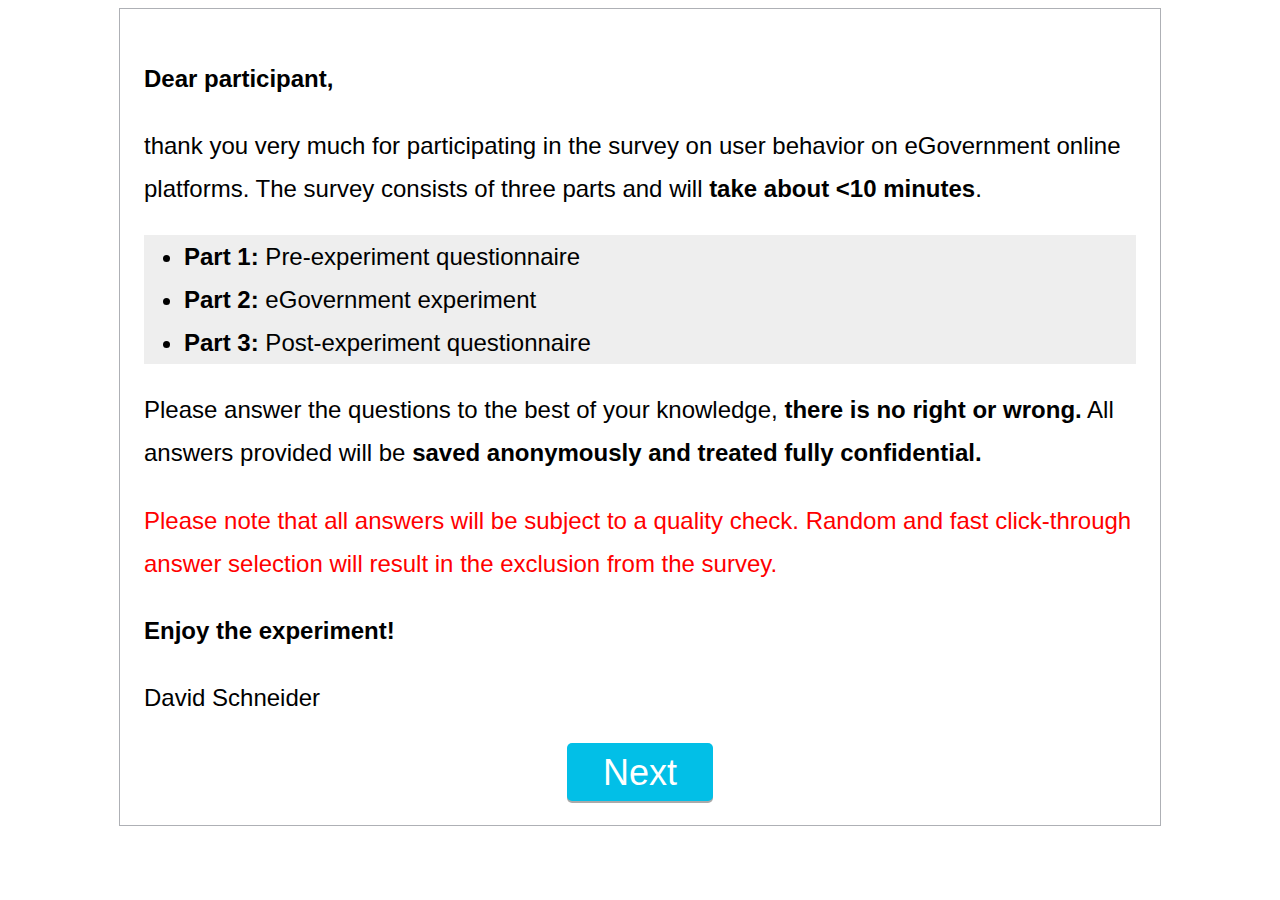
<file: index.html>
<!doctype html>
<html>
  <head>
    <meta charset="utf-8">
    <meta http-equiv="x-ua-compatible" content="ie=edge">
    <meta name="viewport"
          content="width=device-width, initial-scale=1, shrink-to-fit=no">
    <!-- Use the title from a page's frontmatter if it has one -->
    <title>eGoverment</title>
    <link href="stylesheets/site.css" rel="stylesheet" />
    <script src="javascripts/site.js"></script>
  </head>
  <body>
    

<div class="header">
    <p style="font-weight: bold;">Dear participant,</p>
    <p>thank you very much for participating in the survey on user behavior on eGovernment online platforms. The survey consists of three parts and will <b>take about &lt;10 minutes</b>.</p>
    <ul style="background: #eee">
        <li><b>Part 1:</b> Pre-experiment questionnaire</li>
        <li><b>Part 2:</b> eGovernment experiment</li>
        <li><b>Part 3:</b> Post-experiment questionnaire</li>
    </ul>
    <p>Please answer the questions to the best of your knowledge, <b>there is no right or wrong.</b> All answers provided will be <b>saved anonymously and treated fully confidential.</b></p>

    <p style="color: #f00;">Please note that all answers will be subject to a quality check. Random and fast click-through answer selection will result in the exclusion from the survey.</p>

    <p style="font-weight: bold;">Enjoy the experiment!</p>
    <p>David Schneider</p>


    <div style="display: flex;justify-content: center;">
        <div id="proceed" class="submit" style="margin: auto 1em;">Next</div>
    </div>
</div>
<script>
    document.getElementById('proceed').onclick= function() {
        location.href= "slide01.html"
    };
</script>

  </body>
</html>
</file>
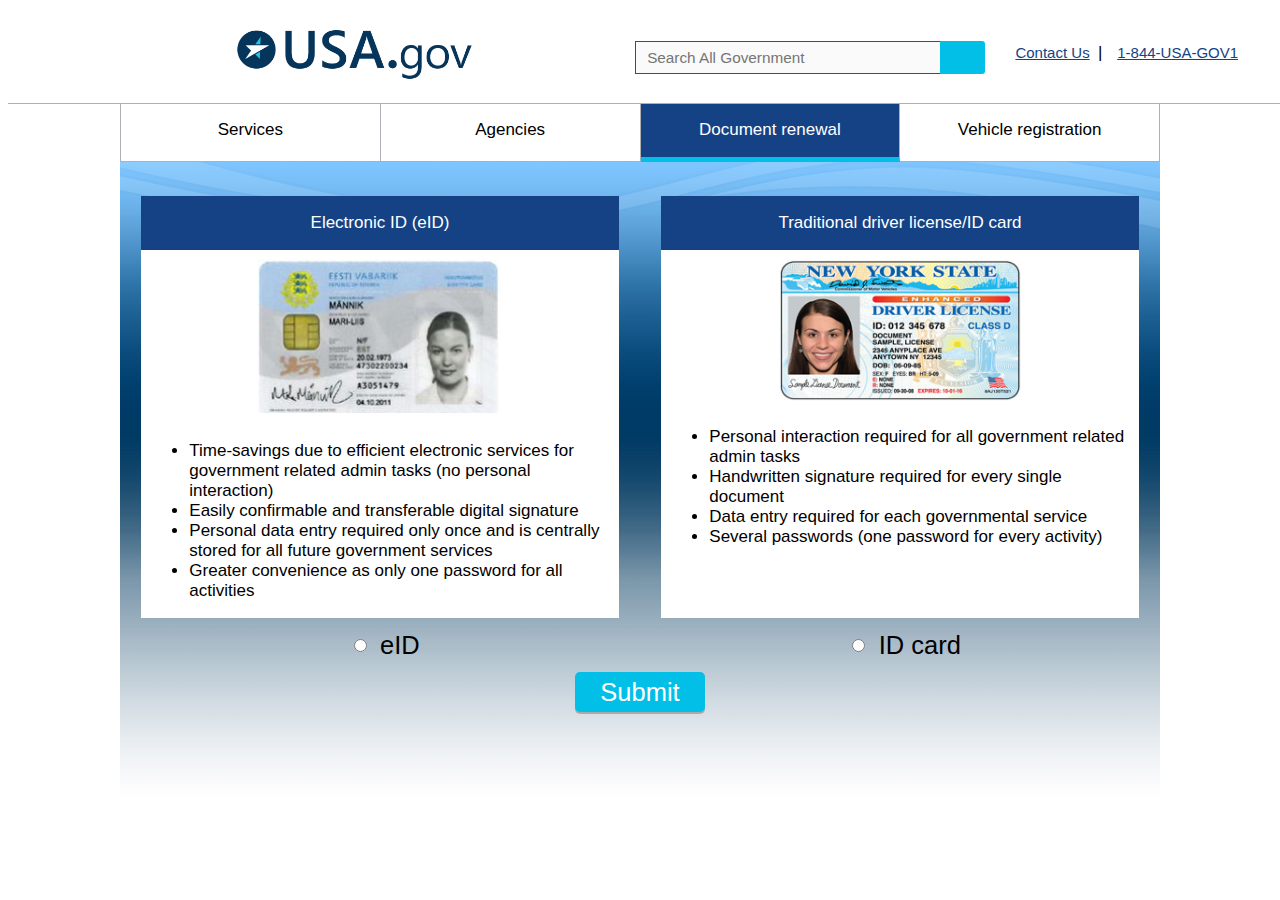
<file: 0.html>
<!doctype html>
<html>
  <head>
    <meta charset="utf-8">
    <meta http-equiv="x-ua-compatible" content="ie=edge">
    <meta name="viewport"
          content="width=device-width, initial-scale=1, shrink-to-fit=no">
    <!-- Use the title from a page's frontmatter if it has one -->
    <title>eGoverment</title>
    <link href="stylesheets/site.css" rel="stylesheet" />
    <script src="javascripts/site.js"></script>
  </head>
  <body>
    <header id="HEADER_1">
    <div id="DIV_24">
        <div id="DIV_25">
            <em id="EM_26"> <a href="/" title="Home" id="A_27"><img src="images/logo.png" alt="USAGov Logo" id="IMG_28" /></a></em>
        </div>
        <button id="BUTTON_29">
            Menu
        </button>
    </div>
    <nav id="NAV_30">
        <div id="DIV_31">
            <div id="DIV_32">
                <button id="BUTTON_33">
                    Close
                </button>
                <form action="#" method="get" name="search_form" id="FORM_34">
                    <div id="DIV_35">
                        <label for="search-field-small" id="LABEL_36">
                            Search
                        </label>
                        <input id="INPUT_37" name="affiliate" type="hidden" value="usagov" />
                        <input id="INPUT_38" type="search" name="query" placeholder="Search All Government" disabled="disabled" />
                        <button type="submit" id="BUTTON_39" disabled="disabled">
                            <span id="SPAN_40">Search</span>
                        </button>
                    </div>
                </form>
                <ul id="UL_41">
                    <li id="LI_42">
                        <button id="BUTTON_43">
                            Search
                        </button>
                    </li>
                    <li id="LI_44">
                        <a href="#" id="A_45">Contact Us</a>
                    </li>
                    <li id="LI_46">
                        <a href="#" id="A_47">1-844-USA-GOV1</a>
                    </li>
                </ul>
            </div>
        </div>
    </nav>
    <div class="navigation">
        <div class="item">Services</div>
        <div class="item">Agencies</div>
        <div class="item selected">Document renewal</div>
        <div class="item">Vehicle registration</div>
    </div>
</header>
<div class="main">
    <div class="row">
        <div class="box">
            <div class="title">
                Electronic ID (eID)
            </div>
            <img src="images/eid.png" />
            <div class="content">
                <ul>
                    <li>Time-savings due to efficient electronic services for government related admin tasks (no personal interaction)</li>
                    <li>Easily confirmable and transferable digital signature</li>
                    <li>Personal data entry required only once and is centrally stored for all future government services</li>
                    <li>Greater convenience as only one password for all activities</li>
                </ul>
            </div>
        </div>
        <div class="box">
            <div class="title">
                Traditional driver license/ID card
            </div>
            <img src="images/tid.png" />
            <div class="content">
                <ul>
                    <li>Personal interaction required for all government related admin tasks</li>
                    <li>Handwritten signature required for every single document</li>
                    <li>Data entry required for each governmental service</li>
                    <li>Several passwords (one password for every activity)</li>
                </ul>
            </div>
        </div>
    </div>
    <form name="sosci" action="http://umfragen.ise.tu-darmstadt.de/sosci/egov/" onsubmit="return validateForm()" method="get" >
    <div class="row">
        <div class="option">

    <div class="col">
                        <!-- <div class="infoEid">Please note: By selecting the option eID you agree to the noncommercial usage of your data for government-related services and purposes</div> -->
            <div class="optionrow"><input type="radio" name="eid" value="1" />eID</div>
          </div>
          </div>
        <div class="option">
          <div class="col">
                        <!-- <div class="infoEid" style="color: rgba(255,255,255,0)">Please note: By selecting the option eID you agree to the noncommercial usage of your data for government-related services and purposes</div> -->
            <div class="optionrow"><input type="radio" name="eid" value="0" />ID card</div>
          </div>
        </div>
    </div>
    <div class="row">
        <div class="col">
                        <input type="hidden" value="ptest" name="password" />
                        <input type="hidden" value="0" name="sproof" />
                        <input type="hidden" value="0" name="dopt" />
            <button class="submit">Submit</button>
            <!-- <div class="label">Please select ID type</div> -->
        </div>
    </div>
    </form>
</div>

  </body>
</html>
</file>
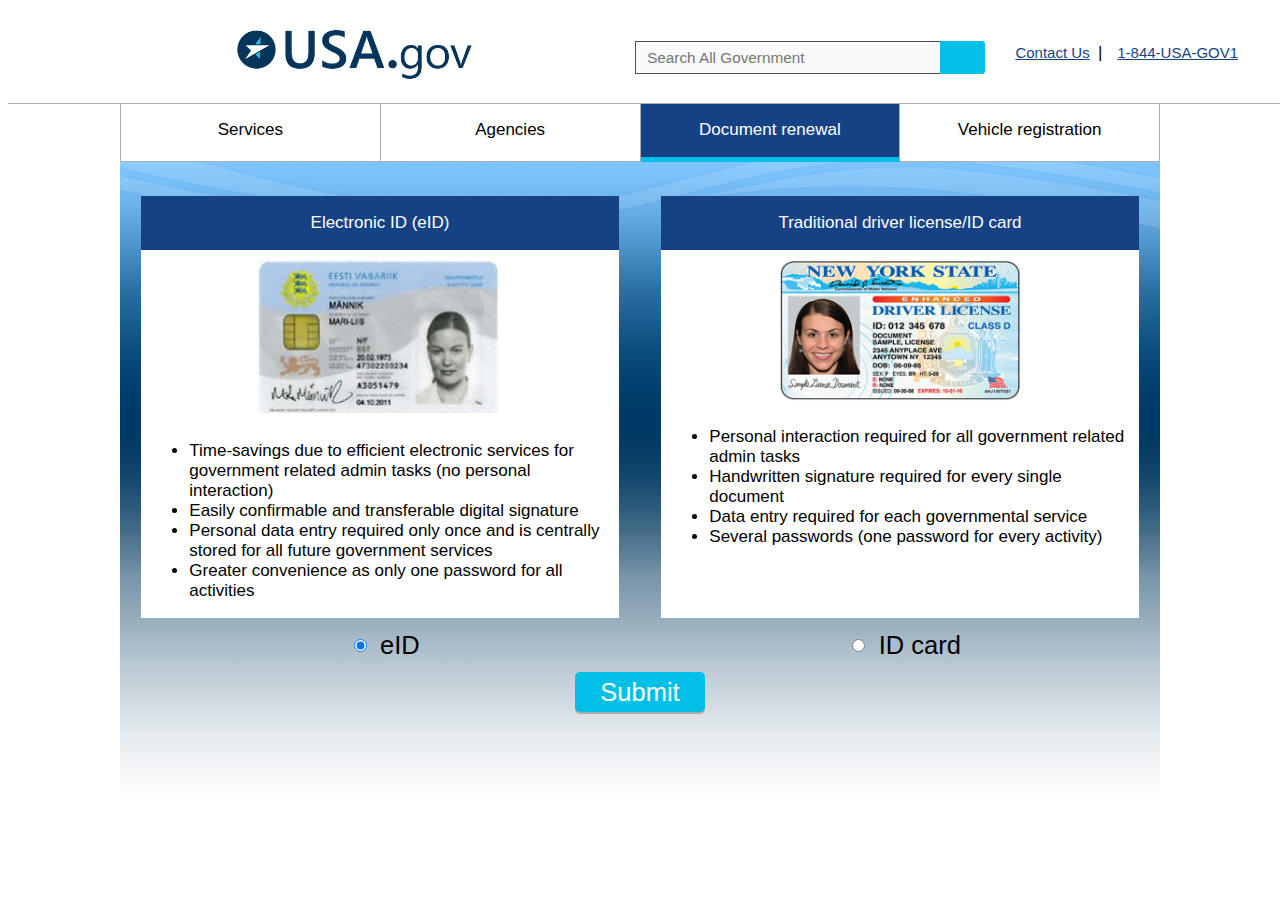
<file: d.html>
<!doctype html>
<html>
  <head>
    <meta charset="utf-8">
    <meta http-equiv="x-ua-compatible" content="ie=edge">
    <meta name="viewport"
          content="width=device-width, initial-scale=1, shrink-to-fit=no">
    <!-- Use the title from a page's frontmatter if it has one -->
    <title>eGoverment</title>
    <link href="stylesheets/site.css" rel="stylesheet" />
    <script src="javascripts/site.js"></script>
  </head>
  <body>
    <header id="HEADER_1">
    <div id="DIV_24">
        <div id="DIV_25">
            <em id="EM_26"> <a href="/" title="Home" id="A_27"><img src="images/logo.png" alt="USAGov Logo" id="IMG_28" /></a></em>
        </div>
        <button id="BUTTON_29">
            Menu
        </button>
    </div>
    <nav id="NAV_30">
        <div id="DIV_31">
            <div id="DIV_32">
                <button id="BUTTON_33">
                    Close
                </button>
                <form action="#" method="get" name="search_form" id="FORM_34">
                    <div id="DIV_35">
                        <label for="search-field-small" id="LABEL_36">
                            Search
                        </label>
                        <input id="INPUT_37" name="affiliate" type="hidden" value="usagov" />
                        <input id="INPUT_38" type="search" name="query" placeholder="Search All Government" disabled="disabled" />
                        <button type="submit" id="BUTTON_39" disabled="disabled">
                            <span id="SPAN_40">Search</span>
                        </button>
                    </div>
                </form>
                <ul id="UL_41">
                    <li id="LI_42">
                        <button id="BUTTON_43">
                            Search
                        </button>
                    </li>
                    <li id="LI_44">
                        <a href="#" id="A_45">Contact Us</a>
                    </li>
                    <li id="LI_46">
                        <a href="#" id="A_47">1-844-USA-GOV1</a>
                    </li>
                </ul>
            </div>
        </div>
    </nav>
    <div class="navigation">
        <div class="item">Services</div>
        <div class="item">Agencies</div>
        <div class="item selected">Document renewal</div>
        <div class="item">Vehicle registration</div>
    </div>
</header>
<div class="main">
    <div class="row">
        <div class="box">
            <div class="title">
                Electronic ID (eID)
            </div>
            <img src="images/eid.png" />
            <div class="content">
                <ul>
                    <li>Time-savings due to efficient electronic services for government related admin tasks (no personal interaction)</li>
                    <li>Easily confirmable and transferable digital signature</li>
                    <li>Personal data entry required only once and is centrally stored for all future government services</li>
                    <li>Greater convenience as only one password for all activities</li>
                </ul>
            </div>
        </div>
        <div class="box">
            <div class="title">
                Traditional driver license/ID card
            </div>
            <img src="images/tid.png" />
            <div class="content">
                <ul>
                    <li>Personal interaction required for all government related admin tasks</li>
                    <li>Handwritten signature required for every single document</li>
                    <li>Data entry required for each governmental service</li>
                    <li>Several passwords (one password for every activity)</li>
                </ul>
            </div>
        </div>
    </div>
    <form name="sosci" action="http://umfragen.ise.tu-darmstadt.de/sosci/egov/" onsubmit="return validateForm()" method="get" >
    <div class="row">
        <div class="option">

    <div class="col">
                        <!-- <div class="infoEid">Please note: By selecting the option eID you agree to the noncommercial usage of your data for government-related services and purposes</div> -->
            <div class="optionrow"><input type="radio" name="eid" value="1" checked="checked" />eID</div>
          </div>
          </div>
        <div class="option">
          <div class="col">
                        <!-- <div class="infoEid" style="color: rgba(255,255,255,0)">Please note: By selecting the option eID you agree to the noncommercial usage of your data for government-related services and purposes</div> -->
            <div class="optionrow"><input type="radio" name="eid" value="0" />ID card</div>
          </div>
        </div>
    </div>
    <div class="row">
        <div class="col">
                        <input type="hidden" value="ptest" name="password" />
                        <input type="hidden" value="0" name="sproof" />
                        <input type="hidden" value="1" name="dopt" />
            <button class="submit">Submit</button>
            <!-- <div class="label">Please select ID type</div> -->
        </div>
    </div>
    </form>
</div>

  </body>
</html>
</file>
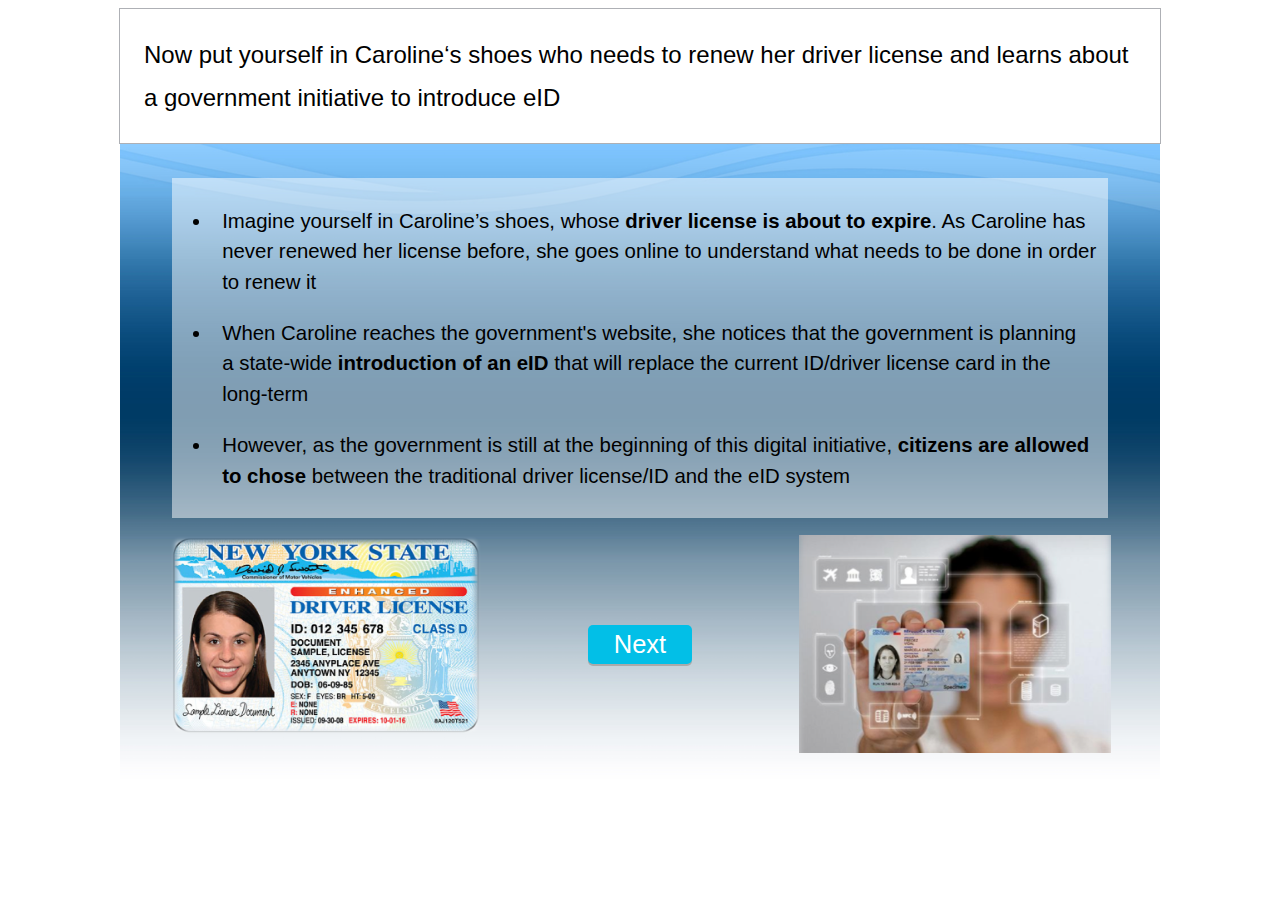
<file: introduction.html>
<!doctype html>
<html>
  <head>
    <meta charset="utf-8">
    <meta http-equiv="x-ua-compatible" content="ie=edge">
    <meta name="viewport"
          content="width=device-width, initial-scale=1, shrink-to-fit=no">
    <!-- Use the title from a page's frontmatter if it has one -->
    <title>eGoverment</title>
    <link href="stylesheets/site.css" rel="stylesheet" />
    <script src="javascripts/site.js"></script>
  </head>
  <body>
    <div class="header">
Now put yourself in Caroline‘s shoes who needs to renew her driver license and learns about a government initiative to introduce eID
</div>
<div class="main">
    <div class="row">
        <div class="box infos">
            <ul>
                <li>Imagine yourself in Caroline’s shoes, whose <b>driver license is about to expire</b>. As Caroline has never renewed her license before, she goes online to understand what needs to be done in order to renew it</li>
                <li>When Caroline reaches the government's website, she notices that the government is planning a state-wide <b>introduction of an eID</b> that will replace the current ID/driver license card in the long-term</li>
                <li>However, as the government is still at the beginning of this digital initiative, <b>citizens are allowed to chose</b> between the traditional driver license/ID and the eID system</li>

            </ul>
        </div>

    </div>
    <div class="row">
        <img src="images/stock03.png" style="width: 30%; height: 30%; padding: 1em;">
        <div id="proceed" class="submit" style="margin: auto 1em;">Next</div>
        <img src="images/stock04.png" style="width: 30%; height: 30%; padding: 1em;">
    </div>
</div>

<script>
    var conditions = ['0', 'd', 's', 'sd'];
    var condition = Math.floor(Math.random() * conditions.length);
    document.getElementById('proceed').onclick= function() {
        location.href= conditions[condition] +".html"
    };
</script>


  </body>
</html>
</file>
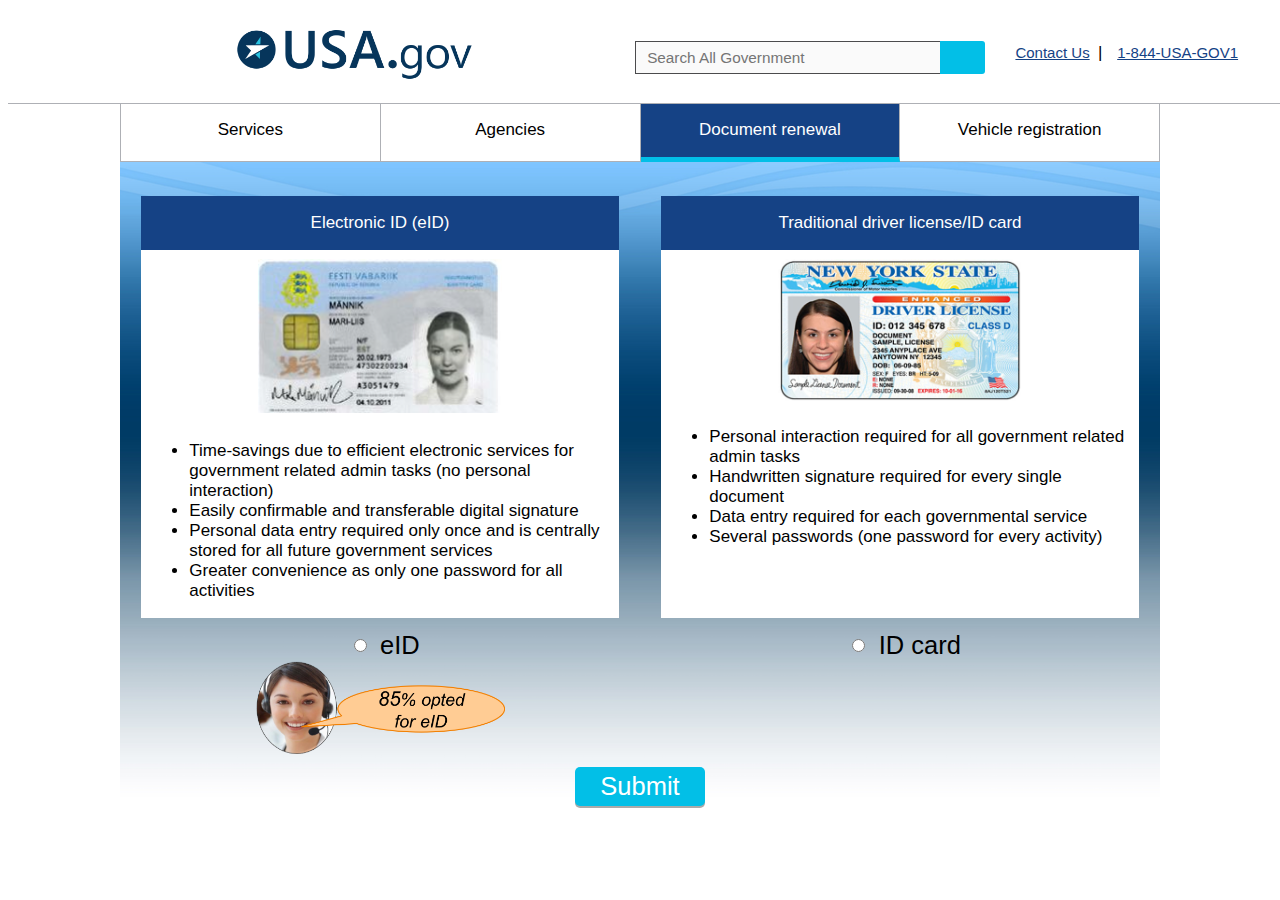
<file: s.html>
<!doctype html>
<html>
  <head>
    <meta charset="utf-8">
    <meta http-equiv="x-ua-compatible" content="ie=edge">
    <meta name="viewport"
          content="width=device-width, initial-scale=1, shrink-to-fit=no">
    <!-- Use the title from a page's frontmatter if it has one -->
    <title>eGoverment</title>
    <link href="stylesheets/site.css" rel="stylesheet" />
    <script src="javascripts/site.js"></script>
  </head>
  <body>
    <header id="HEADER_1">
    <div id="DIV_24">
        <div id="DIV_25">
            <em id="EM_26"> <a href="/" title="Home" id="A_27"><img src="images/logo.png" alt="USAGov Logo" id="IMG_28" /></a></em>
        </div>
        <button id="BUTTON_29">
            Menu
        </button>
    </div>
    <nav id="NAV_30">
        <div id="DIV_31">
            <div id="DIV_32">
                <button id="BUTTON_33">
                    Close
                </button>
                <form action="#" method="get" name="search_form" id="FORM_34">
                    <div id="DIV_35">
                        <label for="search-field-small" id="LABEL_36">
                            Search
                        </label>
                        <input id="INPUT_37" name="affiliate" type="hidden" value="usagov" />
                        <input id="INPUT_38" type="search" name="query" placeholder="Search All Government" disabled="disabled" />
                        <button type="submit" id="BUTTON_39" disabled="disabled">
                            <span id="SPAN_40">Search</span>
                        </button>
                    </div>
                </form>
                <ul id="UL_41">
                    <li id="LI_42">
                        <button id="BUTTON_43">
                            Search
                        </button>
                    </li>
                    <li id="LI_44">
                        <a href="#" id="A_45">Contact Us</a>
                    </li>
                    <li id="LI_46">
                        <a href="#" id="A_47">1-844-USA-GOV1</a>
                    </li>
                </ul>
            </div>
        </div>
    </nav>
    <div class="navigation">
        <div class="item">Services</div>
        <div class="item">Agencies</div>
        <div class="item selected">Document renewal</div>
        <div class="item">Vehicle registration</div>
    </div>
</header>
<div class="main">
    <div class="row">
        <div class="box">
            <div class="title">
                Electronic ID (eID)
            </div>
            <img src="images/eid.png" />
            <div class="content">
                <ul>
                    <li>Time-savings due to efficient electronic services for government related admin tasks (no personal interaction)</li>
                    <li>Easily confirmable and transferable digital signature</li>
                    <li>Personal data entry required only once and is centrally stored for all future government services</li>
                    <li>Greater convenience as only one password for all activities</li>
                </ul>
            </div>
        </div>
        <div class="box">
            <div class="title">
                Traditional driver license/ID card
            </div>
            <img src="images/tid.png" />
            <div class="content">
                <ul>
                    <li>Personal interaction required for all government related admin tasks</li>
                    <li>Handwritten signature required for every single document</li>
                    <li>Data entry required for each governmental service</li>
                    <li>Several passwords (one password for every activity)</li>
                </ul>
            </div>
        </div>
    </div>
    <form name="sosci" action="http://umfragen.ise.tu-darmstadt.de/sosci/egov/" onsubmit="return validateForm()" method="get" >
    <div class="row">
        <div class="option">

    <div class="col">
                        <!-- <div class="infoEid">Please note: By selecting the option eID you agree to the noncommercial usage of your data for government-related services and purposes</div> -->
            <div class="optionrow"><input type="radio" name="eid" value="1" />eID</div>
            <img class="socialproof" src="images/social-proof.png" />
          </div>
          </div>
        <div class="option">
          <div class="col">
                        <!-- <div class="infoEid" style="color: rgba(255,255,255,0)">Please note: By selecting the option eID you agree to the noncommercial usage of your data for government-related services and purposes</div> -->
            <div class="optionrow"><input type="radio" name="eid" value="0" />ID card</div>
            <!-- <img class="socialproof" src="images/sproof2.png" /> -->
          </div>
        </div>
    </div>
    <div class="row">
        <div class="col">
                        <input type="hidden" value="ptest" name="password" />
                        <input type="hidden" value="1" name="sproof" />
                        <input type="hidden" value="0" name="dopt" />
            <button class="submit">Submit</button>
            <!-- <div class="label">Please select ID type</div> -->
        </div>
    </div>
    </form>
</div>

  </body>
</html>
</file>
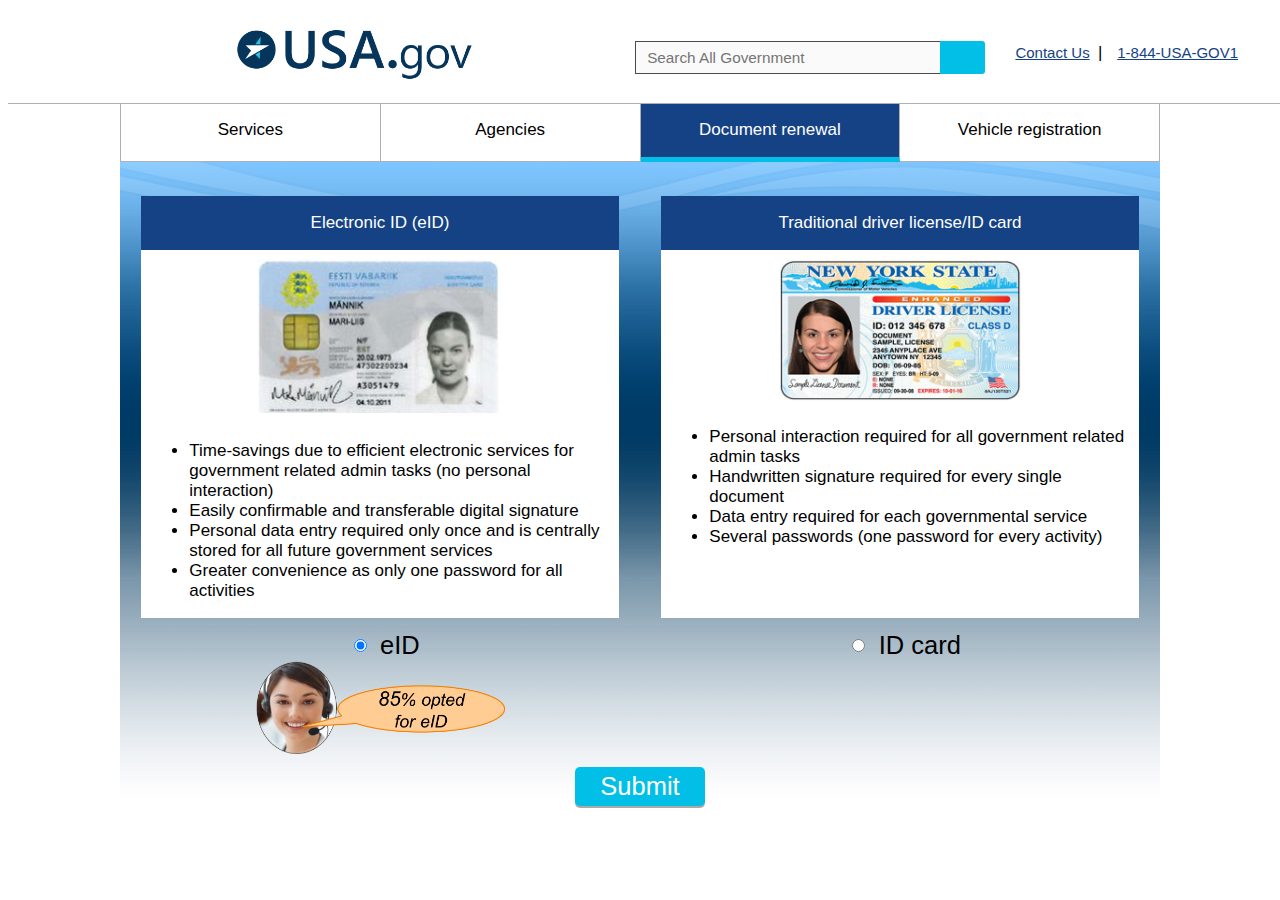
<file: sd.html>
<!doctype html>
<html>
  <head>
    <meta charset="utf-8">
    <meta http-equiv="x-ua-compatible" content="ie=edge">
    <meta name="viewport"
          content="width=device-width, initial-scale=1, shrink-to-fit=no">
    <!-- Use the title from a page's frontmatter if it has one -->
    <title>eGoverment</title>
    <link href="stylesheets/site.css" rel="stylesheet" />
    <script src="javascripts/site.js"></script>
  </head>
  <body>
    <header id="HEADER_1">
    <div id="DIV_24">
        <div id="DIV_25">
            <em id="EM_26"> <a href="/" title="Home" id="A_27"><img src="images/logo.png" alt="USAGov Logo" id="IMG_28" /></a></em>
        </div>
        <button id="BUTTON_29">
            Menu
        </button>
    </div>
    <nav id="NAV_30">
        <div id="DIV_31">
            <div id="DIV_32">
                <button id="BUTTON_33">
                    Close
                </button>
                <form action="#" method="get" name="search_form" id="FORM_34">
                    <div id="DIV_35">
                        <label for="search-field-small" id="LABEL_36">
                            Search
                        </label>
                        <input id="INPUT_37" name="affiliate" type="hidden" value="usagov" />
                        <input id="INPUT_38" type="search" name="query" placeholder="Search All Government" disabled="disabled" />
                        <button type="submit" id="BUTTON_39" disabled="disabled">
                            <span id="SPAN_40">Search</span>
                        </button>
                    </div>
                </form>
                <ul id="UL_41">
                    <li id="LI_42">
                        <button id="BUTTON_43">
                            Search
                        </button>
                    </li>
                    <li id="LI_44">
                        <a href="#" id="A_45">Contact Us</a>
                    </li>
                    <li id="LI_46">
                        <a href="#" id="A_47">1-844-USA-GOV1</a>
                    </li>
                </ul>
            </div>
        </div>
    </nav>
    <div class="navigation">
        <div class="item">Services</div>
        <div class="item">Agencies</div>
        <div class="item selected">Document renewal</div>
        <div class="item">Vehicle registration</div>
    </div>
</header>
<div class="main">
    <div class="row">
        <div class="box">
            <div class="title">
                Electronic ID (eID)
            </div>
            <img src="images/eid.png" />
            <div class="content">
                <ul>
                    <li>Time-savings due to efficient electronic services for government related admin tasks (no personal interaction)</li>
                    <li>Easily confirmable and transferable digital signature</li>
                    <li>Personal data entry required only once and is centrally stored for all future government services</li>
                    <li>Greater convenience as only one password for all activities</li>
                </ul>
            </div>
        </div>
        <div class="box">
            <div class="title">
                Traditional driver license/ID card
            </div>
            <img src="images/tid.png" />
            <div class="content">
                <ul>
                    <li>Personal interaction required for all government related admin tasks</li>
                    <li>Handwritten signature required for every single document</li>
                    <li>Data entry required for each governmental service</li>
                    <li>Several passwords (one password for every activity)</li>
                </ul>
            </div>
        </div>
    </div>
    <form name="sosci" action="http://umfragen.ise.tu-darmstadt.de/sosci/egov/" onsubmit="return validateForm()" method="get">
        <div class="row">
            <div class="option">
                <div class="col">
                    <!-- <div class="infoEid">Please note: By selecting the option eID you agree to the noncommercial usage of your data for government-related services and purposes</div> -->
                    <div class="optionrow">
                        <input type="radio" checked="checked" name="eid" value="1" />eID</div>
                    <img class="socialproof" src="images/social-proof.png" />
                </div>
            </div>
            <div class="option">
                <div class="col">
                    <!-- <div class="infoEid" style="color: rgba(255,255,255,0)">Please note: By selecting the option eID you agree to the noncommercial usage of your data for government-related services and purposes</div> -->
                    <div class="optionrow">
                        <input type="radio" name="eid" value="0" />ID card</div>
                    <!-- <img class="socialproof" src="images/sproof2.png" /> -->
                </div>
            </div>
        </div>
        <div class="row">
            <div class="col">
                <input type="hidden" value="ptest" name="password" />
                <input type="hidden" value="1" name="sproof" />
                <input type="hidden" value="1" name="dopt" />
                <button class="submit">Submit</button>
                <!-- <div class="label">Please select ID type</div> -->
            </div>
        </div>
    </form>
</div>

  </body>
</html>
</file>
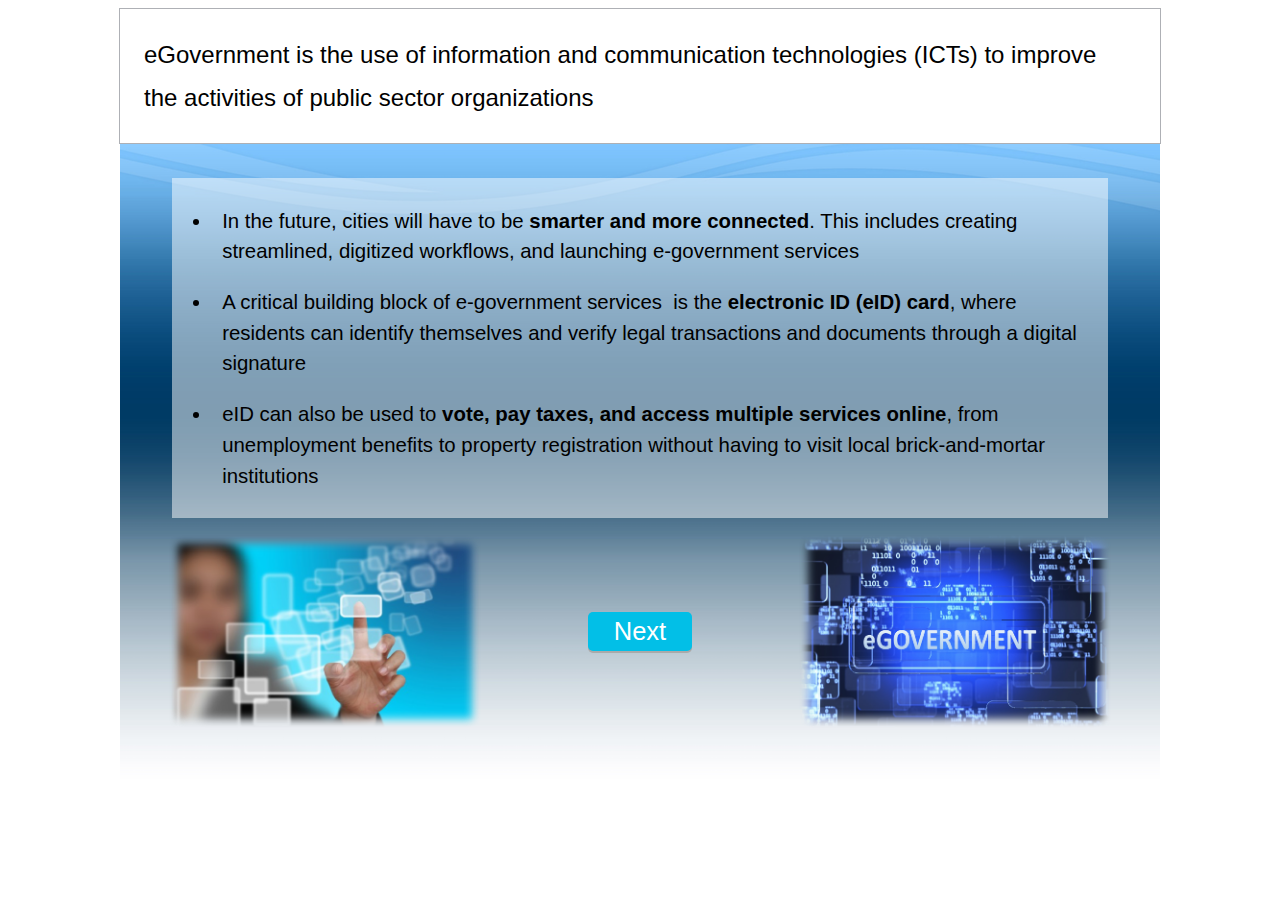
<file: slide01.html>
<!doctype html>
<html>
  <head>
    <meta charset="utf-8">
    <meta http-equiv="x-ua-compatible" content="ie=edge">
    <meta name="viewport"
          content="width=device-width, initial-scale=1, shrink-to-fit=no">
    <!-- Use the title from a page's frontmatter if it has one -->
    <title>eGoverment</title>
    <link href="stylesheets/site.css" rel="stylesheet" />
    <script src="javascripts/site.js"></script>
  </head>
  <body>
    


<div class="header">
eGovernment is the use of information and communication technologies (ICTs) to improve the activities of public sector organizations
</div>
<div class="main">
    <div class="row">
        <div class="box infos">
            <ul>
                <li>In the future, cities will have to be <b>smarter and more connected</b>. This includes creating streamlined, digitized workflows, and launching e-government services</li>
                <li>A critical building block of e-government services  is the <b>electronic ID (eID) card</b>, where residents can identify themselves and verify legal transactions and documents through a digital signature</li>
                <li>eID can also be used to <b>vote, pay taxes, and access multiple services online</b>, from unemployment benefits to property registration without having to visit local brick-and-mortar institutions </li>
            </ul>
        </div>

    </div>
    <div class="row">
        <img src="images/stock01.png" style="width: 30%; height: 30%; padding: 1em;">

<div id="proceed" class="submit" style="margin: auto 1em;">Next</div>
        <img src="images/stock02.png" style="width: 30%; height: 30%; padding: 1em;">
    </div>
</div>

<script>
    document.getElementById('proceed').onclick= function() {
        location.href= "slide02.html"
    };
</script>


  </body>
</html>
</file>
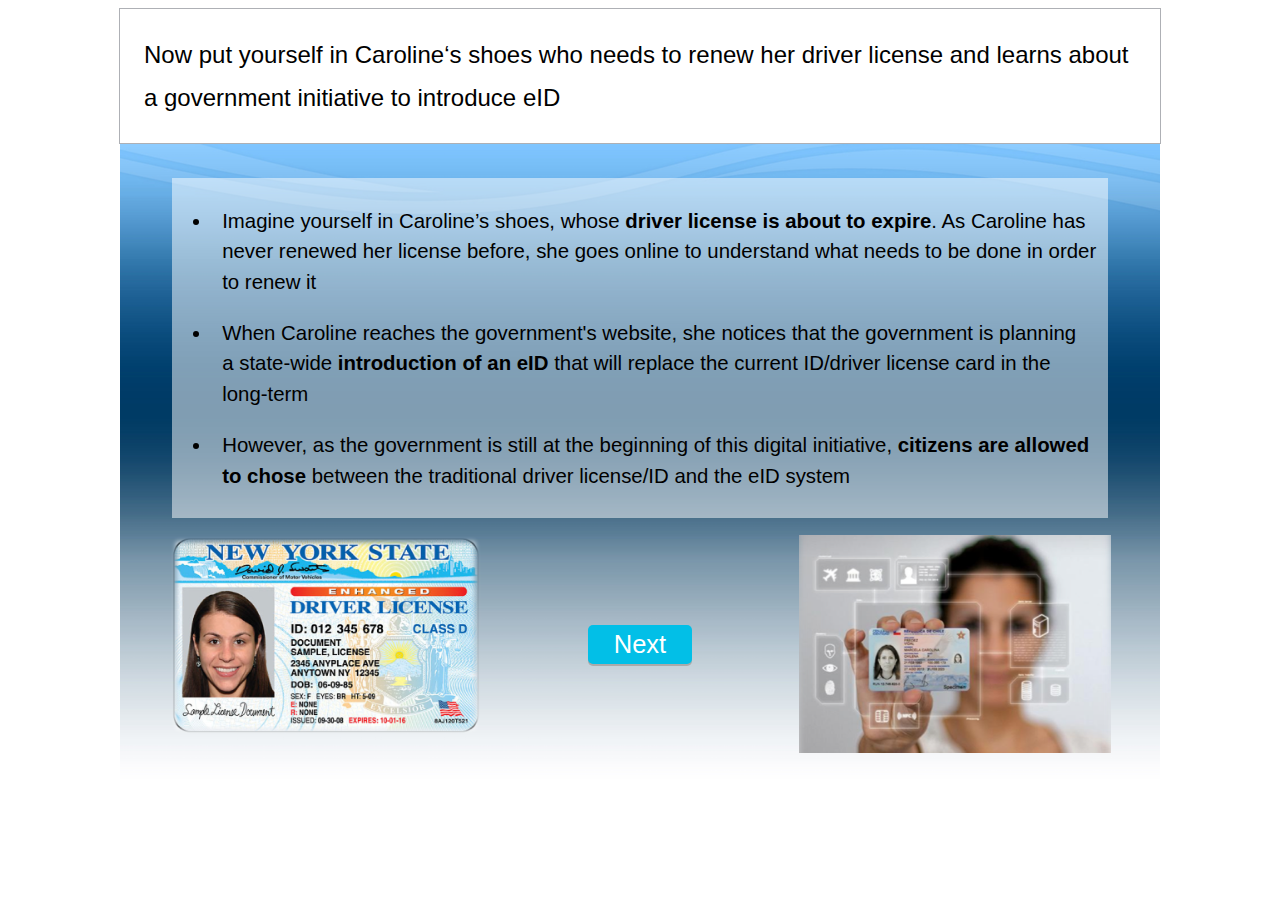
<file: slide02.html>
<!doctype html>
<html>
  <head>
    <meta charset="utf-8">
    <meta http-equiv="x-ua-compatible" content="ie=edge">
    <meta name="viewport"
          content="width=device-width, initial-scale=1, shrink-to-fit=no">
    <!-- Use the title from a page's frontmatter if it has one -->
    <title>eGoverment</title>
    <link href="stylesheets/site.css" rel="stylesheet" />
    <script src="javascripts/site.js"></script>
  </head>
  <body>
    <div class="header">
Now put yourself in Caroline‘s shoes who needs to renew her driver license and learns about a government initiative to introduce eID
</div>
<div class="main">
    <div class="row">
        <div class="box infos">
            <ul>
                <li>Imagine yourself in Caroline’s shoes, whose <b>driver license is about to expire</b>. As Caroline has never renewed her license before, she goes online to understand what needs to be done in order to renew it</li>
                <li>When Caroline reaches the government's website, she notices that the government is planning a state-wide <b>introduction of an eID</b> that will replace the current ID/driver license card in the long-term</li>
                <li>However, as the government is still at the beginning of this digital initiative, <b>citizens are allowed to chose</b> between the traditional driver license/ID and the eID system</li>
            </ul>
        </div>

    </div>
    <div class="row">
        <img src="images/stock03.png" style="width: 30%; height: 30%; padding: 1em;">
        <div id="proceed" class="submit" style="margin: auto 1em;">Next</div>
        <img src="images/stock04.png" style="width: 30%; height: 30%; padding: 1em;">
    </div>
</div>

<script>
    var conditions = ['0', 'd', 's', 'sd'];
    // var conditions = ['d', 's', 'sd'];
    var condition = Math.floor(Math.random() * conditions.length);
    document.getElementById('proceed').onclick= function() {
        location.href= conditions[condition] +".html"
        // location.href= "0.html"
    };
</script>


  </body>
</html>
</file>
<file: stylesheets/site.css>
.header {
  font: normal normal 400 normal 17px / normal "Source Sans Pro", "Helvetica Neue", Helvetica, Roboto, Arial, sans-serif;
  width: calc(1040px - 2em);
  background-color: #fff;
  margin: auto;
  padding: 1em;
  font-size: 1.5em;
  line-height: 1.8em;
  border: 1px #aeb0b5 solid; }

.submit {
  background: #02bfe7;
  color: #fff;
  padding: 0.2em 1em;
  border-radius: 5px;
  font-size: 1.5em;
  cursor: pointer;
  margin: auto;
  border: none;
  -webkit-box-shadow: 0px 2px #aaa;
          box-shadow: 0px 2px #aaa; }

.main {
  font: normal normal 400 normal 17px / normal "Source Sans Pro", "Helvetica Neue", Helvetica, Roboto, Arial, sans-serif;
  width: 1040px;
  background: url("../images/bg.png");
  background-repeat: repeat-x;
  background-color: #fff;
  margin: auto;
  min-height: 637px; }
  .main .row {
    display: -webkit-box;
    display: -ms-flexbox;
    display: flex;
    -webkit-box-orient: horizontal;
    -webkit-box-direction: normal;
        -ms-flex-direction: row;
            flex-direction: row;
    -ms-flex-pack: distribute;
        justify-content: space-around; }
  .main .col {
    display: -webkit-box;
    display: -ms-flexbox;
    display: flex;
    -webkit-box-orient: vertical;
    -webkit-box-direction: normal;
        -ms-flex-direction: column;
            flex-direction: column; }
  .main .infoEid {
    font-size: 0.5em;
    font-weight: 200;
    padding: 5px; }
  .main .option {
    width: 48%;
    padding: 0.5em;
    text-align: center;
    font-size: 1.5em; }
    .main .option input {
      margin: 0 1em; }
    .main .option .socialproof {
      width: 250px;
      height: auto;
      margin: auto; }
    .main .option .optionrow {
      display: -webkit-box;
      display: -ms-flexbox;
      display: flex;
      -webkit-box-pack: center;
          -ms-flex-pack: center;
              justify-content: center;
      -webkit-box-orient: horizontal;
      -webkit-box-direction: normal;
          -ms-flex-direction: row;
              flex-direction: row;
      -webkit-box-align: center;
          -ms-flex-align: center;
              align-items: center; }
  .main .label {
    padding: 0.5em;
    text-align: center; }
  .main .box {
    width: 46%;
    margin-top: 2em;
    display: -webkit-box;
    display: -ms-flexbox;
    display: flex;
    -webkit-box-orient: vertical;
    -webkit-box-direction: normal;
        -ms-flex-direction: column;
            flex-direction: column;
    background: #fff; }
    .main .box.infos {
      width: 90%;
      background: rgba(255, 255, 255, 0.5); }
      .main .box.infos li {
        font-size: 1.2em;
        line-height: 1.5em;
        padding: 0.5em; }
    .main .box img {
      width: 244px;
      height: auto;
      margin: 0.5em auto; }
    .main .box .title {
      background: #154285;
      color: #fff;
      padding: 1em;
      text-align: center; }
    .main .box .content {
      padding: 0 0.5em; }

.navigation {
  display: -webkit-box;
  display: -ms-flexbox;
  display: flex;
  -webkit-box-orient: horizontal;
  -webkit-box-direction: normal;
      -ms-flex-direction: row;
          flex-direction: row;
  -webkit-box-pack: justify;
      -ms-flex-pack: justify;
          justify-content: space-between;
  width: 1040px;
  margin: auto; }
  .navigation .item {
    border-right: 1px #aeb0b5 solid;
    border-bottom: 1px #aeb0b5 solid;
    width: 100%;
    text-align: center;
    padding: 1em 0; }
    .navigation .item:first-child {
      border-left: 1px #aeb0b5 solid; }
    .navigation .item.selected {
      background: #154285;
      color: #fff;
      border-bottom: 5px #02bfe7 solid; }

#HEADER_1 {
  -webkit-box-sizing: border-box;
          box-sizing: border-box;
  -webkit-text-size-adjust: 100%;
     -moz-text-size-adjust: 100%;
      -ms-text-size-adjust: 100%;
          text-size-adjust: 100%;
  -webkit-perspective-origin: 720px 92.0312px;
          perspective-origin: 720px 92.0312px;
  -webkit-transform-origin: 720px 92.0312px;
          transform-origin: 720px 92.0312px;
  font: normal normal 400 normal 17px / normal "Source Sans Pro", "Helvetica Neue", Helvetica, Roboto, Arial, sans-serif; }

/*#HEADER_1*/
#DIV_2 {
  -webkit-box-sizing: border-box;
          box-sizing: border-box;
  height: 22px;
  -webkit-text-size-adjust: 100%;
     -moz-text-size-adjust: 100%;
      -ms-text-size-adjust: 100%;
          text-size-adjust: 100%;
  width: 1440px;
  -webkit-perspective-origin: 720px 11px;
          perspective-origin: 720px 11px;
  -webkit-transform-origin: 720px 11px;
          transform-origin: 720px 11px;
  background: #f1f1f1 none repeat scroll 0% 0%/auto padding-box border-box;
  font: normal normal 400 normal 13px / normal "Source Sans Pro", "Helvetica Neue", Helvetica, Roboto, Arial, sans-serif; }

/*#DIV_2*/
#DIV_3 {
  -webkit-box-sizing: border-box;
          box-sizing: border-box;
  height: 22px;
  -webkit-text-size-adjust: 100%;
     -moz-text-size-adjust: 100%;
      -ms-text-size-adjust: 100%;
          text-size-adjust: 100%;
  width: 1440px;
  -webkit-perspective-origin: 720px 11px;
          perspective-origin: 720px 11px;
  -webkit-transform-origin: 720px 11px;
          transform-origin: 720px 11px;
  font: normal normal 400 normal 13px / normal "Source Sans Pro", "Helvetica Neue", Helvetica, Roboto, Arial, sans-serif;
  list-style: none outside none; }

/*#DIV_3*/
#HEADER_4 {
  -webkit-box-sizing: border-box;
          box-sizing: border-box;
  height: 22px;
  -webkit-text-size-adjust: 100%;
     -moz-text-size-adjust: 100%;
      -ms-text-size-adjust: 100%;
          text-size-adjust: 100%;
  width: 1440px;
  -webkit-perspective-origin: 720px 11px;
          perspective-origin: 720px 11px;
  -webkit-transform-origin: 720px 11px;
          transform-origin: 720px 11px;
  font: normal normal 400 normal 12px / normal "Source Sans Pro", "Helvetica Neue", Helvetica, Roboto, Arial, sans-serif;
  list-style: none outside none; }

/*#HEADER_4*/
#DIV_5 {
  -webkit-box-sizing: border-box;
          box-sizing: border-box;
  height: 22px;
  max-width: 1040px;
  -webkit-text-size-adjust: 100%;
     -moz-text-size-adjust: 100%;
      -ms-text-size-adjust: 100%;
          text-size-adjust: 100%;
  width: 1040px;
  -webkit-perspective-origin: 520px 11px;
          perspective-origin: 520px 11px;
  -webkit-transform-origin: 520px 11px;
          transform-origin: 520px 11px;
  font: normal normal 400 normal 12px / normal "Source Sans Pro", "Helvetica Neue", Helvetica, Roboto, Arial, sans-serif;
  list-style: none outside none;
  margin: 0px 200px;
  padding: 0px 30px; }

/*#DIV_5*/
#DIV_5:after {
  -webkit-box-sizing: border-box;
          box-sizing: border-box;
  clear: both;
  content: '';
  display: block;
  height: 0px;
  -webkit-text-size-adjust: 100%;
     -moz-text-size-adjust: 100%;
      -ms-text-size-adjust: 100%;
          text-size-adjust: 100%;
  width: 980px;
  -webkit-perspective-origin: 490px 0px;
          perspective-origin: 490px 0px;
  -webkit-transform-origin: 490px 0px;
          transform-origin: 490px 0px;
  font: normal normal 400 normal 12px / normal "Source Sans Pro", "Helvetica Neue", Helvetica, Roboto, Arial, sans-serif;
  list-style: none outside none; }

/*#DIV_5:after*/
#IMG_6 {
  -webkit-box-sizing: border-box;
          box-sizing: border-box;
  display: block;
  float: left;
  height: 20px;
  max-width: 100%;
  -webkit-text-size-adjust: 100%;
     -moz-text-size-adjust: 100%;
      -ms-text-size-adjust: 100%;
          text-size-adjust: 100%;
  width: 20px;
  -webkit-perspective-origin: 10px 10px;
          perspective-origin: 10px 10px;
  -webkit-transform-origin: 10px 10px;
          transform-origin: 10px 10px;
  font: normal normal 400 normal 12px / normal "Source Sans Pro", "Helvetica Neue", Helvetica, Roboto, Arial, sans-serif;
  list-style: none outside none;
  margin: 0px 7px 0px 0px; }

/*#IMG_6*/
#P_7 {
  -webkit-box-sizing: border-box;
          box-sizing: border-box;
  display: inline-block;
  height: 18px;
  -webkit-text-size-adjust: 100%;
     -moz-text-size-adjust: 100%;
      -ms-text-size-adjust: 100%;
          text-size-adjust: 100%;
  vertical-align: middle;
  width: 254.859px;
  -webkit-perspective-origin: 127.422px 9px;
          perspective-origin: 127.422px 9px;
  -webkit-transform-origin: 127.422px 9px;
          transform-origin: 127.422px 9px;
  font: normal normal 400 normal 12px / 18px "Source Sans Pro", "Helvetica Neue", Helvetica, Roboto, Arial, sans-serif;
  list-style: none outside none;
  margin: 2px 0px;
  overflow: hidden; }

/*#P_7*/
#BUTTON_8 {
  background-position: 100% 50%;
  bottom: 0px;
  color: #0071bc;
  cursor: pointer;
  display: inline;
  height: 12px;
  left: 0px;
  min-height: 0px;
  position: relative;
  right: 0px;
  text-align: left;
  -webkit-text-decoration: underline solid #0071bc;
          text-decoration: underline solid #0071bc;
  -webkit-text-size-adjust: 100%;
     -moz-text-size-adjust: 100%;
      -ms-text-size-adjust: 100%;
          text-size-adjust: 100%;
  top: 0px;
  vertical-align: middle;
  width: 118.922px;
  -webkit-column-rule-color: #0071bc;
          column-rule-color: #0071bc;
  -webkit-perspective-origin: 59.4531px 6px;
          perspective-origin: 59.4531px 6px;
  -webkit-transform-origin: 59.4531px 6px;
          transform-origin: 59.4531px 6px;
  caret-color: #0071bc;
  background: transparent none no-repeat scroll 100% 50%/13px padding-box border-box;
  border: 0px none #0071bc;
  font: normal normal 400 normal 12px / 12px "Source Sans Pro", "Helvetica Neue", Helvetica, Roboto, Arial, sans-serif;
  list-style: none outside none;
  margin: 0px 0px 0px 3px;
  outline: #0071bc none 0px;
  padding: 0px; }

/*#BUTTON_8*/
#BUTTON_8:after {
  background-position: 0% 1px;
  -webkit-box-sizing: border-box;
          box-sizing: border-box;
  color: #0071bc;
  content: '';
  cursor: pointer;
  display: inline-block;
  height: 10px;
  text-align: left;
  -webkit-text-decoration: none solid #0071bc;
          text-decoration: none solid #0071bc;
  -webkit-text-size-adjust: 100%;
     -moz-text-size-adjust: 100%;
      -ms-text-size-adjust: 100%;
          text-size-adjust: 100%;
  width: 10px;
  -webkit-column-rule-color: #0071bc;
          column-rule-color: #0071bc;
  -webkit-perspective-origin: 5px 5px;
          perspective-origin: 5px 5px;
  -webkit-transform-origin: 5px 5px;
          transform-origin: 5px 5px;
  caret-color: #0071bc;
  background: transparent url("https://www.usa.gov/sites/all/themes/usa/images/angle-arrow-down-primary.svg") repeat scroll 0% 1px/100% padding-box border-box;
  border: 0px none #0071bc;
  font: normal normal 400 normal 12px / 12px "Source Sans Pro", "Helvetica Neue", Helvetica, Roboto, Arial, sans-serif;
  list-style: none outside none;
  outline: #0071bc none 0px; }

/*#BUTTON_8:after*/
#SPAN_9 {
  -webkit-box-sizing: border-box;
          box-sizing: border-box;
  color: #0071bc;
  cursor: pointer;
  text-align: left;
  -webkit-text-decoration: none solid #0071bc;
          text-decoration: none solid #0071bc;
  -webkit-text-size-adjust: 100%;
     -moz-text-size-adjust: 100%;
      -ms-text-size-adjust: 100%;
          text-size-adjust: 100%;
  -webkit-column-rule-color: #0071bc;
          column-rule-color: #0071bc;
  caret-color: #0071bc;
  border: 0px none #0071bc;
  font: normal normal 400 normal 12px / 12px "Source Sans Pro", "Helvetica Neue", Helvetica, Roboto, Arial, sans-serif;
  list-style: none outside none;
  outline: #0071bc none 0px; }

/*#SPAN_9*/
#DIV_10 {
  -webkit-box-sizing: border-box;
          box-sizing: border-box;
  display: none;
  height: auto;
  max-width: 1040px;
  -webkit-text-size-adjust: 100%;
     -moz-text-size-adjust: 100%;
      -ms-text-size-adjust: 100%;
          text-size-adjust: 100%;
  width: 100%;
  -webkit-perspective-origin: 50% 50%;
          perspective-origin: 50% 50%;
  -webkit-transform-origin: 50% 50%;
          transform-origin: 50% 50%;
  font: normal normal 400 normal 15px / normal "Source Sans Pro", "Helvetica Neue", Helvetica, Roboto, Arial, sans-serif;
  list-style: none outside none;
  margin: 0px auto;
  overflow: auto;
  padding: 40px 30px 23px; }

/*#DIV_10*/
#DIV_10:after {
  -webkit-box-sizing: border-box;
          box-sizing: border-box;
  clear: both;
  content: '';
  display: block;
  -webkit-text-size-adjust: 100%;
     -moz-text-size-adjust: 100%;
      -ms-text-size-adjust: 100%;
          text-size-adjust: 100%;
  font: normal normal 400 normal 15px / normal "Source Sans Pro", "Helvetica Neue", Helvetica, Roboto, Arial, sans-serif;
  list-style: none outside none; }

/*#DIV_10:after*/
#DIV_11 {
  -webkit-box-sizing: border-box;
          box-sizing: border-box;
  float: left;
  height: auto;
  -webkit-text-size-adjust: 100%;
     -moz-text-size-adjust: 100%;
      -ms-text-size-adjust: 100%;
          text-size-adjust: 100%;
  width: 48.8212%;
  -webkit-perspective-origin: 50% 50%;
          perspective-origin: 50% 50%;
  -webkit-transform-origin: 50% 50%;
          transform-origin: 50% 50%;
  font: normal normal 400 normal 15px / normal "Source Sans Pro", "Helvetica Neue", Helvetica, Roboto, Arial, sans-serif;
  list-style: none outside none;
  margin: 0px 2.35765% 0px 0px; }

/*#DIV_11*/
#IMG_12, #IMG_18 {
  -webkit-box-sizing: border-box;
          box-sizing: border-box;
  display: block;
  float: left;
  height: auto;
  max-width: 100%;
  -webkit-text-size-adjust: 100%;
     -moz-text-size-adjust: 100%;
      -ms-text-size-adjust: 100%;
          text-size-adjust: 100%;
  width: 38px;
  -webkit-perspective-origin: 50% 50%;
          perspective-origin: 50% 50%;
  -webkit-transform-origin: 50% 50%;
          transform-origin: 50% 50%;
  font: normal normal 400 normal 15px / normal "Source Sans Pro", "Helvetica Neue", Helvetica, Roboto, Arial, sans-serif;
  list-style: none outside none;
  margin: 0px 10px 0px 0px; }

/*#IMG_12, #IMG_18*/
#DIV_13, #DIV_19 {
  -webkit-box-sizing: border-box;
          box-sizing: border-box;
  height: auto;
  -webkit-text-size-adjust: 100%;
     -moz-text-size-adjust: 100%;
      -ms-text-size-adjust: 100%;
          text-size-adjust: 100%;
  width: auto;
  -webkit-perspective-origin: 50% 50%;
          perspective-origin: 50% 50%;
  -webkit-transform-origin: 50% 50%;
          transform-origin: 50% 50%;
  font: normal normal 400 normal 15px / normal "Source Sans Pro", "Helvetica Neue", Helvetica, Roboto, Arial, sans-serif;
  list-style: none outside none;
  overflow: hidden; }

/*#DIV_13, #DIV_19*/
#P_14, #P_20 {
  -webkit-box-sizing: border-box;
          box-sizing: border-box;
  height: auto;
  -webkit-text-size-adjust: 100%;
     -moz-text-size-adjust: 100%;
      -ms-text-size-adjust: 100%;
          text-size-adjust: 100%;
  width: auto;
  -webkit-perspective-origin: 50% 50%;
          perspective-origin: 50% 50%;
  -webkit-transform-origin: 50% 50%;
          transform-origin: 50% 50%;
  font: normal normal 400 normal 15px / 22.5px "Source Sans Pro", "Helvetica Neue", Helvetica, Roboto, Arial, sans-serif;
  list-style: none outside none;
  margin: 0px 0px 15px; }

/*#P_14, #P_20*/
#STRONG_15, #STRONG_21, #STRONG_23 {
  -webkit-box-sizing: border-box;
          box-sizing: border-box;
  -webkit-text-size-adjust: 100%;
     -moz-text-size-adjust: 100%;
      -ms-text-size-adjust: 100%;
          text-size-adjust: 100%;
  -webkit-perspective-origin: 50% 50%;
          perspective-origin: 50% 50%;
  -webkit-transform-origin: 50% 50%;
          transform-origin: 50% 50%;
  font: normal normal 700 normal 15px / 22.5px "Source Sans Pro", "Helvetica Neue", Helvetica, Roboto, Arial, sans-serif;
  list-style: none outside none; }

/*#STRONG_15, #STRONG_21, #STRONG_23*/
#BR_16, #BR_22 {
  -webkit-box-sizing: border-box;
          box-sizing: border-box;
  -webkit-text-size-adjust: 100%;
     -moz-text-size-adjust: 100%;
      -ms-text-size-adjust: 100%;
          text-size-adjust: 100%;
  -webkit-perspective-origin: 50% 50%;
          perspective-origin: 50% 50%;
  -webkit-transform-origin: 50% 50%;
          transform-origin: 50% 50%;
  font: normal normal 400 normal 15px / 22.5px "Source Sans Pro", "Helvetica Neue", Helvetica, Roboto, Arial, sans-serif;
  list-style: none outside none; }

/*#BR_16, #BR_22*/
#DIV_17 {
  -webkit-box-sizing: border-box;
          box-sizing: border-box;
  float: left;
  height: auto;
  -webkit-text-size-adjust: 100%;
     -moz-text-size-adjust: 100%;
      -ms-text-size-adjust: 100%;
          text-size-adjust: 100%;
  width: 48.8212%;
  -webkit-perspective-origin: 50% 50%;
          perspective-origin: 50% 50%;
  -webkit-transform-origin: 50% 50%;
          transform-origin: 50% 50%;
  font: normal normal 400 normal 15px / normal "Source Sans Pro", "Helvetica Neue", Helvetica, Roboto, Arial, sans-serif;
  list-style: none outside none; }

/*#DIV_17*/
#DIV_24 {
  -webkit-box-sizing: border-box;
          box-sizing: border-box;
  height: 95.0625px;
  max-width: 1040px;
  -webkit-text-size-adjust: 100%;
     -moz-text-size-adjust: 100%;
      -ms-text-size-adjust: 100%;
          text-size-adjust: 100%;
  width: 1040px;
  -webkit-perspective-origin: 520px 47.5312px;
          perspective-origin: 520px 47.5312px;
  -webkit-transform-origin: 520px 47.5312px;
          transform-origin: 520px 47.5312px;
  font: normal normal 400 normal 17px / normal "Source Sans Pro", "Helvetica Neue", Helvetica, Roboto, Arial, sans-serif;
  margin: 0px 200px;
  padding: 0px 30px; }

/*#DIV_24*/
#DIV_24:after {
  -webkit-box-sizing: border-box;
          box-sizing: border-box;
  clear: both;
  content: '';
  display: block;
  height: 0px;
  -webkit-text-size-adjust: 100%;
     -moz-text-size-adjust: 100%;
      -ms-text-size-adjust: 100%;
          text-size-adjust: 100%;
  width: 980px;
  -webkit-perspective-origin: 490px 0px;
          perspective-origin: 490px 0px;
  -webkit-transform-origin: 490px 0px;
          transform-origin: 490px 0px;
  font: normal normal 400 normal 17px / normal "Source Sans Pro", "Helvetica Neue", Helvetica, Roboto, Arial, sans-serif; }

/*#DIV_24:after*/
#DIV_25 {
  -webkit-box-sizing: border-box;
          box-sizing: border-box;
  float: left;
  height: 75.0625px;
  -webkit-text-size-adjust: 100%;
     -moz-text-size-adjust: 100%;
      -ms-text-size-adjust: 100%;
          text-size-adjust: 100%;
  width: 980px;
  -webkit-perspective-origin: 490px 37.5312px;
          perspective-origin: 490px 37.5312px;
  -webkit-transform-origin: 490px 37.5312px;
          transform-origin: 490px 37.5312px;
  font: normal normal 400 normal 17px / 75px "Source Sans Pro", "Helvetica Neue", Helvetica, Roboto, Arial, sans-serif;
  margin: 10px 0px; }

/*#DIV_25*/
#EM_26 {
  -webkit-box-sizing: border-box;
          box-sizing: border-box;
  display: block;
  height: 75.0625px;
  -webkit-text-size-adjust: 100%;
     -moz-text-size-adjust: 100%;
      -ms-text-size-adjust: 100%;
          text-size-adjust: 100%;
  width: 980px;
  -webkit-perspective-origin: 490px 37.5312px;
          perspective-origin: 490px 37.5312px;
  -webkit-transform-origin: 490px 37.5312px;
          transform-origin: 490px 37.5312px;
  font: normal normal 700 normal 32px / 32px "Source Sans Pro", "Helvetica Neue", Helvetica, Roboto, Arial, sans-serif; }

/*#EM_26*/
#A_27 {
  -webkit-box-sizing: border-box;
          box-sizing: border-box;
  color: black;
  display: inline-block;
  height: 75.0625px;
  -webkit-text-decoration: none solid black;
          text-decoration: none solid black;
  -webkit-text-size-adjust: 100%;
     -moz-text-size-adjust: 100%;
      -ms-text-size-adjust: 100%;
          text-size-adjust: 100%;
  width: 250px;
  -webkit-column-rule-color: black;
          column-rule-color: black;
  -webkit-perspective-origin: 125px 37.5312px;
          perspective-origin: 125px 37.5312px;
  -webkit-transform-origin: 125px 37.5312px;
          transform-origin: 125px 37.5312px;
  caret-color: black;
  border: 0px none black;
  font: normal normal 700 normal 60px / 60px "Source Sans Pro", "Helvetica Neue", Helvetica, Roboto, Arial, sans-serif;
  outline: black none 0px; }

/*#A_27*/
#IMG_28 {
  bottom: 0px;
  -webkit-box-sizing: border-box;
          box-sizing: border-box;
  cursor: pointer;
  height: 66.0625px;
  left: -8px;
  max-width: 250px;
  position: relative;
  right: 8px;
  -webkit-text-size-adjust: 100%;
     -moz-text-size-adjust: 100%;
      -ms-text-size-adjust: 100%;
          text-size-adjust: 100%;
  top: 0px;
  width: 250px;
  -webkit-perspective-origin: 125px 33.0312px;
          perspective-origin: 125px 33.0312px;
  -webkit-transform-origin: 125px 33.0312px;
          transform-origin: 125px 33.0312px;
  font: normal normal 700 normal 60px / 60px "Source Sans Pro", "Helvetica Neue", Helvetica, Roboto, Arial, sans-serif; }

/*#IMG_28*/
#BUTTON_29 {
  color: white;
  cursor: pointer;
  display: none;
  float: right;
  height: 40px;
  min-height: 0px;
  -webkit-text-decoration: none solid white;
          text-decoration: none solid white;
  -webkit-text-size-adjust: 100%;
     -moz-text-size-adjust: 100%;
      -ms-text-size-adjust: 100%;
          text-size-adjust: 100%;
  text-transform: uppercase;
  width: 58px;
  -webkit-column-rule-color: white;
          column-rule-color: white;
  -webkit-perspective-origin: 50% 50%;
          perspective-origin: 50% 50%;
  -webkit-transform-origin: 50% 50%;
          transform-origin: 50% 50%;
  caret-color: white;
  background: #11385b none repeat scroll 0% 0%/auto padding-box border-box;
  border: 0px none white;
  font: normal normal 400 normal 13px / 40px "Source Sans Pro", "Helvetica Neue", Helvetica, Roboto, Arial, sans-serif;
  outline: white none 0px;
  padding: 0px; }

/*#BUTTON_29*/
#NAV_30 {
  bottom: 0px;
  -webkit-box-sizing: border-box;
          box-sizing: border-box;
  left: 0px;
  position: relative;
  right: 0px;
  -webkit-text-size-adjust: 100%;
     -moz-text-size-adjust: 100%;
      -ms-text-size-adjust: 100%;
          text-size-adjust: 100%;
  top: 0px;
  width: 1440px;
  z-index: 9000;
  -webkit-perspective-origin: 720px 33px;
          perspective-origin: 720px 33px;
  -webkit-transform: matrix(1, 0, 0, 1, 0, 0);
          transform: matrix(1, 0, 0, 1, 0, 0);
  -webkit-transform-origin: 720px 33px;
          transform-origin: 720px 33px;
  background: white none repeat scroll 0% 0%/auto padding-box border-box;
  border-top: 1px solid #aeb0b5;
  -webkit-box-orient: vertical;
  -webkit-box-direction: normal;
      -ms-flex-flow: column nowrap;
          flex-flow: column nowrap;
  font: normal normal 400 normal 17px / normal "Source Sans Pro", "Helvetica Neue", Helvetica, Roboto, Arial, sans-serif; }

/*#NAV_30*/
#DIV_31 {
  bottom: 0px;
  -webkit-box-sizing: border-box;
          box-sizing: border-box;
  left: 0px;
  max-width: 1040px;
  position: relative;
  right: 0px;
  -webkit-text-size-adjust: 100%;
     -moz-text-size-adjust: 100%;
      -ms-text-size-adjust: 100%;
          text-size-adjust: 100%;
  top: 0px;
  width: 1040px;
  -webkit-perspective-origin: 520px 33px;
          perspective-origin: 520px 33px;
  -webkit-transform-origin: 520px 33px;
          transform-origin: 520px 33px;
  font: normal normal 400 normal 17px / normal "Source Sans Pro", "Helvetica Neue", Helvetica, Roboto, Arial, sans-serif;
  margin: -1px 200px 0px;
  padding: 0px 30px 0px 20px; }

/*#DIV_31*/
#DIV_31:after {
  -webkit-box-sizing: border-box;
          box-sizing: border-box;
  clear: both;
  content: '';
  display: block;
  height: 0px;
  -webkit-text-size-adjust: 100%;
     -moz-text-size-adjust: 100%;
      -ms-text-size-adjust: 100%;
          text-size-adjust: 100%;
  width: 990px;
  -webkit-perspective-origin: 495px 0px;
          perspective-origin: 495px 0px;
  -webkit-transform-origin: 495px 0px;
          transform-origin: 495px 0px;
  font: normal normal 400 normal 17px / normal "Source Sans Pro", "Helvetica Neue", Helvetica, Roboto, Arial, sans-serif; }

/*#DIV_31:after*/
#DIV_32 {
  bottom: 95px;
  -webkit-box-sizing: border-box;
          box-sizing: border-box;
  height: 31px;
  left: 427.438px;
  position: absolute;
  right: 30px;
  -webkit-text-size-adjust: 100%;
     -moz-text-size-adjust: 100%;
      -ms-text-size-adjust: 100%;
          text-size-adjust: 100%;
  top: -60px;
  width: 582.562px;
  -webkit-perspective-origin: 291.281px 15.5px;
          perspective-origin: 291.281px 15.5px;
  -webkit-transform-origin: 291.281px 15.5px;
          transform-origin: 291.281px 15.5px;
  font: normal normal 400 normal 17px / normal "Source Sans Pro", "Helvetica Neue", Helvetica, Roboto, Arial, sans-serif; }

/*#DIV_32*/
#BUTTON_33 {
  color: white;
  cursor: pointer;
  display: none;
  float: right;
  height: 44px;
  min-height: 0px;
  -webkit-text-decoration: none solid white;
          text-decoration: none solid white;
  -webkit-text-size-adjust: 100%;
     -moz-text-size-adjust: 100%;
      -ms-text-size-adjust: 100%;
          text-size-adjust: 100%;
  width: 44px;
  -webkit-column-rule-color: white;
          column-rule-color: white;
  -webkit-perspective-origin: 50% 50%;
          perspective-origin: 50% 50%;
  -webkit-transform-origin: 50% 50%;
          transform-origin: 50% 50%;
  caret-color: white;
  background: transparent none repeat scroll 0% 0%/auto padding-box border-box;
  border: 0px none white;
  font: normal normal 400 normal 17px / 17px "Source Sans Pro", "Helvetica Neue", Helvetica, Roboto, Arial, sans-serif;
  margin: -12px -15px 24px auto;
  outline: white none 0px;
  padding: 0px; }

/*#BUTTON_33*/
#FORM_34 {
  bottom: 0px;
  -webkit-box-sizing: border-box;
          box-sizing: border-box;
  float: left;
  height: 33px;
  left: 0px;
  position: relative;
  right: 0px;
  -webkit-text-size-adjust: 100%;
     -moz-text-size-adjust: 100%;
      -ms-text-size-adjust: 100%;
          text-size-adjust: 100%;
  top: 0px;
  width: 350px;
  -webkit-perspective-origin: 175px 16.5px;
          perspective-origin: 175px 16.5px;
  -webkit-transform-origin: 175px 16.5px;
          transform-origin: 175px 16.5px;
  font: normal normal 400 normal 17px / normal "Source Sans Pro", "Helvetica Neue", Helvetica, Roboto, Arial, sans-serif;
  margin: -2px 0px 0px; }

/*#FORM_34*/
#FORM_34:after {
  -webkit-box-sizing: border-box;
          box-sizing: border-box;
  clear: both;
  content: '';
  display: block;
  height: 0px;
  -webkit-text-size-adjust: 100%;
     -moz-text-size-adjust: 100%;
      -ms-text-size-adjust: 100%;
          text-size-adjust: 100%;
  width: 350px;
  -webkit-perspective-origin: 175px 0px;
          perspective-origin: 175px 0px;
  -webkit-transform-origin: 175px 0px;
          transform-origin: 175px 0px;
  font: normal normal 400 normal 17px / normal "Source Sans Pro", "Helvetica Neue", Helvetica, Roboto, Arial, sans-serif; }

/*#FORM_34:after*/
#DIV_35 {
  -webkit-box-sizing: border-box;
          box-sizing: border-box;
  height: 33px;
  -webkit-text-size-adjust: 100%;
     -moz-text-size-adjust: 100%;
      -ms-text-size-adjust: 100%;
          text-size-adjust: 100%;
  width: 350px;
  -webkit-perspective-origin: 175px 16.5px;
          perspective-origin: 175px 16.5px;
  -webkit-transform-origin: 175px 16.5px;
          transform-origin: 175px 16.5px;
  font: normal normal 400 normal 17px / normal "Source Sans Pro", "Helvetica Neue", Helvetica, Roboto, Arial, sans-serif; }

/*#DIV_35*/
#LABEL_36 {
  bottom: -19px;
  -webkit-box-sizing: border-box;
          box-sizing: border-box;
  display: block;
  height: 22px;
  left: -16983px;
  max-width: 460px;
  position: absolute;
  right: 17284.4px;
  -webkit-text-size-adjust: 100%;
     -moz-text-size-adjust: 100%;
      -ms-text-size-adjust: 100%;
          text-size-adjust: 100%;
  top: 0px;
  width: 48.5781px;
  -webkit-perspective-origin: 24.2812px 11px;
          perspective-origin: 24.2812px 11px;
  -webkit-transform-origin: 24.2812px 11px;
          transform-origin: 24.2812px 11px;
  font: normal normal 400 normal 17px / normal "Source Sans Pro", "Helvetica Neue", Helvetica, Roboto, Arial, sans-serif;
  margin: 30px 0px 0px; }

/*#LABEL_36*/
#INPUT_37 {
  cursor: default;
  display: block;
  height: 44px;
  max-width: 460px;
  -webkit-text-size-adjust: 100%;
     -moz-text-size-adjust: 100%;
      -ms-text-size-adjust: 100%;
          text-size-adjust: 100%;
  width: 100%;
  -webkit-perspective-origin: 50% 50%;
          perspective-origin: 50% 50%;
  -webkit-transform-origin: 50% 50%;
          transform-origin: 50% 50%;
  background: transparent none repeat scroll 0% 0%/auto padding-box border-box;
  border: 1px solid #4b4b4d;
  font: normal normal 400 normal 17px / 22.1px "Source Sans Pro", "Helvetica Neue", Helvetica, Roboto, Arial, sans-serif;
  margin: 3.4px 0px;
  padding: 10px 11.9px; }

/*#INPUT_37*/
#INPUT_38 {
  display: block;
  float: left;
  height: 33px;
  max-width: 460px;
  -webkit-text-size-adjust: 100%;
     -moz-text-size-adjust: 100%;
      -ms-text-size-adjust: 100%;
          text-size-adjust: 100%;
  width: 305px;
  -webkit-perspective-origin: 152.5px 16.5px;
          perspective-origin: 152.5px 16.5px;
  -webkit-transform-origin: 152.5px 16.5px;
          transform-origin: 152.5px 16.5px;
  border-top: 1px solid #4b4b4d;
  border-right: 0px none black;
  border-bottom: 1px solid #4b4b4d;
  border-left: 1px solid #4b4b4d;
  font: normal normal 400 normal 15.3px / 19.89px "Source Sans Pro", "Helvetica Neue", Helvetica, Roboto, Arial, sans-serif;
  padding: 0px 10.71px; }

/*#INPUT_38*/
#BUTTON_39 {
  background-position: 50% 50%;
  cursor: pointer;
  display: block;
  height: 33px;
  min-height: 0px;
  -webkit-text-size-adjust: 100%;
     -moz-text-size-adjust: 100%;
      -ms-text-size-adjust: 100%;
          text-size-adjust: 100%;
  width: 45px;
  -webkit-perspective-origin: 22.5px 16.5px;
          perspective-origin: 22.5px 16.5px;
  -webkit-transform-origin: 22.5px 16.5px;
          transform-origin: 22.5px 16.5px;
  background: #02bfe7 url("https://www.usa.gov/sites/all/themes/usa/images/search-dark.svg") no-repeat scroll 50% 50%/auto padding-box border-box;
  border: 0px none black;
  border-radius: 0 3px 3px 0;
  font: normal normal 700 normal 17px / 17px "Source Sans Pro", "Helvetica Neue", Helvetica, Roboto, Arial, sans-serif;
  padding: 0px; }

/*#BUTTON_39*/
#SPAN_40 {
  bottom: -0.5px;
  -webkit-box-sizing: border-box;
          box-sizing: border-box;
  cursor: pointer;
  display: block;
  height: 17px;
  left: -16983px;
  position: absolute;
  right: 17281.7px;
  text-align: center;
  -webkit-text-size-adjust: 100%;
     -moz-text-size-adjust: 100%;
      -ms-text-size-adjust: 100%;
          text-size-adjust: 100%;
  top: 16.5px;
  width: 51.2812px;
  -webkit-perspective-origin: 25.6406px 8.5px;
          perspective-origin: 25.6406px 8.5px;
  -webkit-transform-origin: 25.6406px 8.5px;
          transform-origin: 25.6406px 8.5px;
  font: normal normal 700 normal 17px / 17px "Source Sans Pro", "Helvetica Neue", Helvetica, Roboto, Arial, sans-serif; }

/*#SPAN_40*/
#UL_41 {
  -webkit-box-sizing: border-box;
          box-sizing: border-box;
  float: left;
  height: 22px;
  -webkit-text-size-adjust: 100%;
     -moz-text-size-adjust: 100%;
      -ms-text-size-adjust: 100%;
          text-size-adjust: 100%;
  white-space: nowrap;
  width: 232.562px;
  -webkit-perspective-origin: 116.281px 11px;
          perspective-origin: 116.281px 11px;
  -webkit-transform-origin: 116.281px 11px;
          transform-origin: 116.281px 11px;
  font: normal normal 400 normal 17px / normal "Source Sans Pro", "Helvetica Neue", Helvetica, Roboto, Arial, sans-serif;
  list-style: none outside none;
  margin: 0px;
  padding: 0px; }

/*#UL_41*/
#LI_42 {
  -webkit-box-sizing: border-box;
          box-sizing: border-box;
  display: inline;
  height: auto;
  -webkit-text-size-adjust: 100%;
     -moz-text-size-adjust: 100%;
      -ms-text-size-adjust: 100%;
          text-size-adjust: 100%;
  white-space: nowrap;
  width: auto;
  -webkit-perspective-origin: 0px 0px;
          perspective-origin: 0px 0px;
  -webkit-transform-origin: 0px 0px;
          transform-origin: 0px 0px;
  font: normal normal 400 normal 17px / 20px "Source Sans Pro", "Helvetica Neue", Helvetica, Roboto, Arial, sans-serif;
  list-style: none outside none;
  padding: 3px 0px 9px 10px; }

/*#LI_42*/
#LI_42:after {
  -webkit-box-sizing: border-box;
          box-sizing: border-box;
  content: '';
  -webkit-text-size-adjust: 100%;
     -moz-text-size-adjust: 100%;
      -ms-text-size-adjust: 100%;
          text-size-adjust: 100%;
  white-space: nowrap;
  -webkit-perspective-origin: 0px 0px;
          perspective-origin: 0px 0px;
  -webkit-transform-origin: 0px 0px;
          transform-origin: 0px 0px;
  font: normal normal 400 normal 17px / 20px "Source Sans Pro", "Helvetica Neue", Helvetica, Roboto, Arial, sans-serif;
  list-style: none outside none;
  padding: 0px 0px 0px 10px; }

/*#LI_42:after*/
#LI_42:before {
  bottom: 9px;
  -webkit-box-sizing: border-box;
          box-sizing: border-box;
  content: '';
  display: block;
  height: 0px;
  left: 350px;
  position: absolute;
  right: 225.766px;
  -webkit-text-size-adjust: 100%;
     -moz-text-size-adjust: 100%;
      -ms-text-size-adjust: 100%;
          text-size-adjust: 100%;
  top: 22px;
  white-space: nowrap;
  width: 6.79688px;
  -webkit-perspective-origin: 3.39062px 0px;
          perspective-origin: 3.39062px 0px;
  -webkit-transform-origin: 3.39062px 0px;
          transform-origin: 3.39062px 0px;
  font: normal normal 400 normal 17px / 20px "Source Sans Pro", "Helvetica Neue", Helvetica, Roboto, Arial, sans-serif;
  list-style: none outside none;
  padding: 0px 6.8px 0px 0px; }

/*#LI_42:before*/
#BUTTON_43 {
  background-position: 0% 50%;
  color: #4b4b4d;
  cursor: pointer;
  display: none;
  height: auto;
  min-height: 0px;
  text-align: left;
  -webkit-text-decoration: none solid #4b4b4d;
          text-decoration: none solid #4b4b4d;
  -webkit-text-size-adjust: 100%;
     -moz-text-size-adjust: 100%;
      -ms-text-size-adjust: 100%;
          text-size-adjust: 100%;
  white-space: nowrap;
  width: auto;
  -webkit-column-rule-color: #4b4b4d;
          column-rule-color: #4b4b4d;
  -webkit-perspective-origin: 50% 50%;
          perspective-origin: 50% 50%;
  -webkit-transform-origin: 50% 50%;
          transform-origin: 50% 50%;
  caret-color: #4b4b4d;
  background: transparent no-repeat scroll 0% 50%/22px padding-box border-box;
  border: 0px none #4b4b4d;
  font: normal normal 400 normal 15px / 15px "Source Sans Pro", "Helvetica Neue", Helvetica, Roboto, Arial, sans-serif;
  list-style: none outside none;
  outline: #4b4b4d none 0px;
  padding: 0px 0px 0px 23px; }

/*#BUTTON_43*/
#LI_44 {
  -webkit-box-sizing: border-box;
          box-sizing: border-box;
  display: inline;
  height: auto;
  -webkit-text-size-adjust: 100%;
     -moz-text-size-adjust: 100%;
      -ms-text-size-adjust: 100%;
          text-size-adjust: 100%;
  white-space: nowrap;
  width: auto;
  -webkit-perspective-origin: 0px 0px;
          perspective-origin: 0px 0px;
  -webkit-transform-origin: 0px 0px;
          transform-origin: 0px 0px;
  font: normal normal 400 normal 17px / 20px "Source Sans Pro", "Helvetica Neue", Helvetica, Roboto, Arial, sans-serif;
  list-style: none outside none;
  padding: 3px 0px 9px 10px; }

/*#LI_44*/
#LI_44:after {
  -webkit-box-sizing: border-box;
          box-sizing: border-box;
  content: '|';
  -webkit-text-size-adjust: 100%;
     -moz-text-size-adjust: 100%;
      -ms-text-size-adjust: 100%;
          text-size-adjust: 100%;
  white-space: nowrap;
  -webkit-perspective-origin: 0px 0px;
          perspective-origin: 0px 0px;
  -webkit-transform-origin: 0px 0px;
          transform-origin: 0px 0px;
  font: normal normal 400 normal 17px / 20px "Source Sans Pro", "Helvetica Neue", Helvetica, Roboto, Arial, sans-serif;
  list-style: none outside none;
  padding: 0px 0px 0px 10px; }

/*#LI_44:after*/
#LI_44:before {
  bottom: 9px;
  -webkit-box-sizing: border-box;
          box-sizing: border-box;
  content: '';
  display: block;
  height: 0px;
  left: 350px;
  position: absolute;
  right: 225.766px;
  -webkit-text-size-adjust: 100%;
     -moz-text-size-adjust: 100%;
      -ms-text-size-adjust: 100%;
          text-size-adjust: 100%;
  top: 22px;
  white-space: nowrap;
  width: 6.79688px;
  -webkit-perspective-origin: 3.39062px 0px;
          perspective-origin: 3.39062px 0px;
  -webkit-transform-origin: 3.39062px 0px;
          transform-origin: 3.39062px 0px;
  font: normal normal 400 normal 17px / 20px "Source Sans Pro", "Helvetica Neue", Helvetica, Roboto, Arial, sans-serif;
  list-style: none outside none;
  padding: 0px 6.8px 0px 0px; }

/*#LI_44:before*/
#A_45 {
  -webkit-box-sizing: border-box;
          box-sizing: border-box;
  color: #154285;
  display: inline-block;
  height: 20px;
  text-align: left;
  -webkit-text-decoration: underline solid #154285;
          text-decoration: underline solid #154285;
  -webkit-text-size-adjust: 100%;
     -moz-text-size-adjust: 100%;
      -ms-text-size-adjust: 100%;
          text-size-adjust: 100%;
  white-space: nowrap;
  width: 67.875px;
  -webkit-column-rule-color: #154285;
          column-rule-color: #154285;
  -webkit-perspective-origin: 33.9375px 10px;
          perspective-origin: 33.9375px 10px;
  -webkit-transform-origin: 33.9375px 10px;
          transform-origin: 33.9375px 10px;
  caret-color: #154285;
  border: 0px none #154285;
  font: normal normal 400 normal 15px / 20px "Source Sans Pro", "Helvetica Neue", Helvetica, Roboto, Arial, sans-serif;
  list-style: none outside none;
  outline: #154285 none 0px; }

/*#A_45*/
#LI_46 {
  -webkit-box-sizing: border-box;
          box-sizing: border-box;
  display: inline;
  height: auto;
  -webkit-text-size-adjust: 100%;
     -moz-text-size-adjust: 100%;
      -ms-text-size-adjust: 100%;
          text-size-adjust: 100%;
  white-space: nowrap;
  width: auto;
  -webkit-perspective-origin: 0px 0px;
          perspective-origin: 0px 0px;
  -webkit-transform-origin: 0px 0px;
          transform-origin: 0px 0px;
  font: normal normal 400 normal 17px / 20px "Source Sans Pro", "Helvetica Neue", Helvetica, Roboto, Arial, sans-serif;
  list-style: none outside none;
  padding: 3px 0px 9px 10px; }

/*#LI_46*/
#LI_46:after {
  -webkit-box-sizing: border-box;
          box-sizing: border-box;
  content: '';
  -webkit-text-size-adjust: 100%;
     -moz-text-size-adjust: 100%;
      -ms-text-size-adjust: 100%;
          text-size-adjust: 100%;
  white-space: nowrap;
  -webkit-perspective-origin: 0px 0px;
          perspective-origin: 0px 0px;
  -webkit-transform-origin: 0px 0px;
          transform-origin: 0px 0px;
  font: normal normal 400 normal 17px / 20px "Source Sans Pro", "Helvetica Neue", Helvetica, Roboto, Arial, sans-serif;
  list-style: none outside none; }

/*#LI_46:after*/
#LI_46:before {
  bottom: 9px;
  -webkit-box-sizing: border-box;
          box-sizing: border-box;
  content: '';
  display: block;
  height: 0px;
  left: 350px;
  position: absolute;
  right: 225.766px;
  -webkit-text-size-adjust: 100%;
     -moz-text-size-adjust: 100%;
      -ms-text-size-adjust: 100%;
          text-size-adjust: 100%;
  top: 22px;
  white-space: nowrap;
  width: 6.79688px;
  -webkit-perspective-origin: 3.39062px 0px;
          perspective-origin: 3.39062px 0px;
  -webkit-transform-origin: 3.39062px 0px;
          transform-origin: 3.39062px 0px;
  font: normal normal 400 normal 17px / 20px "Source Sans Pro", "Helvetica Neue", Helvetica, Roboto, Arial, sans-serif;
  list-style: none outside none;
  padding: 0px 6.8px 0px 0px; }

/*#LI_46:before*/
#A_47 {
  -webkit-box-sizing: border-box;
          box-sizing: border-box;
  color: #154285;
  display: inline-block;
  height: 20px;
  text-align: left;
  -webkit-text-decoration: underline solid #154285;
          text-decoration: underline solid #154285;
  -webkit-text-size-adjust: 100%;
     -moz-text-size-adjust: 100%;
      -ms-text-size-adjust: 100%;
          text-size-adjust: 100%;
  white-space: nowrap;
  width: 103.766px;
  -webkit-column-rule-color: #154285;
          column-rule-color: #154285;
  -webkit-perspective-origin: 51.875px 10px;
          perspective-origin: 51.875px 10px;
  -webkit-transform-origin: 51.875px 10px;
          transform-origin: 51.875px 10px;
  caret-color: #154285;
  border: 0px none #154285;
  font: normal normal 400 normal 15px / 20px "Source Sans Pro", "Helvetica Neue", Helvetica, Roboto, Arial, sans-serif;
  list-style: none outside none;
  outline: #154285 none 0px; }

/*#A_47*/
#UL_48 {
  -webkit-box-sizing: border-box;
          box-sizing: border-box;
  display: -webkit-box;
  display: -ms-flexbox;
  display: flex;
  height: 66px;
  -webkit-text-size-adjust: 100%;
     -moz-text-size-adjust: 100%;
      -ms-text-size-adjust: 100%;
          text-size-adjust: 100%;
  width: 990px;
  -webkit-box-pack: justify;
      -ms-flex-pack: justify;
          justify-content: space-between;
  -webkit-box-ordinal-group: 3;
      -ms-flex-order: 2;
          order: 2;
  -webkit-perspective-origin: 495px 33px;
          perspective-origin: 495px 33px;
  -webkit-transform-origin: 495px 33px;
          transform-origin: 495px 33px;
  font: normal normal 400 normal 17px / normal "Source Sans Pro", "Helvetica Neue", Helvetica, Roboto, Arial, sans-serif;
  list-style: none outside none;
  margin: 0px;
  padding: 0px; }

/*#UL_48*/
#UL_48:after {
  -webkit-box-sizing: border-box;
          box-sizing: border-box;
  clear: both;
  content: '';
  display: block;
  height: 66px;
  min-height: auto;
  min-width: auto;
  -webkit-text-size-adjust: 100%;
     -moz-text-size-adjust: 100%;
      -ms-text-size-adjust: 100%;
          text-size-adjust: 100%;
  width: 0px;
  -webkit-perspective-origin: 0px 33px;
          perspective-origin: 0px 33px;
  -webkit-transform-origin: 0px 33px;
          transform-origin: 0px 33px;
  font: normal normal 400 normal 17px / normal "Source Sans Pro", "Helvetica Neue", Helvetica, Roboto, Arial, sans-serif;
  list-style: none outside none; }

/*#UL_48:after*/
#LI_49 {
  -webkit-box-sizing: border-box;
          box-sizing: border-box;
  display: block;
  height: 66px;
  min-height: auto;
  min-width: auto;
  -webkit-text-size-adjust: 100%;
     -moz-text-size-adjust: 100%;
      -ms-text-size-adjust: 100%;
          text-size-adjust: 100%;
  width: 219.609px;
  -webkit-perspective-origin: 109.797px 33px;
          perspective-origin: 109.797px 33px;
  -webkit-transform-origin: 109.797px 33px;
          transform-origin: 109.797px 33px;
  font: normal normal 400 normal 17px / 20px "Source Sans Pro", "Helvetica Neue", Helvetica, Roboto, Arial, sans-serif;
  list-style: none outside none; }

/*#LI_49*/
#LI_49:after {
  -webkit-box-sizing: border-box;
          box-sizing: border-box;
  content: '';
  -webkit-text-size-adjust: 100%;
     -moz-text-size-adjust: 100%;
      -ms-text-size-adjust: 100%;
          text-size-adjust: 100%;
  -webkit-perspective-origin: 0px 0px;
          perspective-origin: 0px 0px;
  -webkit-transform-origin: 0px 0px;
          transform-origin: 0px 0px;
  font: normal normal 400 normal 17px / 20px "Source Sans Pro", "Helvetica Neue", Helvetica, Roboto, Arial, sans-serif;
  list-style: none outside none; }

/*#LI_49:after*/
#LI_49:before {
  bottom: 66px;
  -webkit-box-sizing: border-box;
          box-sizing: border-box;
  content: '';
  display: block;
  height: 0px;
  left: 20px;
  position: absolute;
  right: 1013.2px;
  -webkit-text-size-adjust: 100%;
     -moz-text-size-adjust: 100%;
      -ms-text-size-adjust: 100%;
          text-size-adjust: 100%;
  top: 0px;
  width: 6.79688px;
  -webkit-perspective-origin: 3.39062px 0px;
          perspective-origin: 3.39062px 0px;
  -webkit-transform-origin: 3.39062px 0px;
          transform-origin: 3.39062px 0px;
  font: normal normal 400 normal 17px / 20px "Source Sans Pro", "Helvetica Neue", Helvetica, Roboto, Arial, sans-serif;
  list-style: none outside none;
  padding: 0px 6.8px 0px 0px; }

/*#LI_49:before*/
#BUTTON_50 {
  background-position: 95% 40%;
  color: #154285;
  cursor: pointer;
  height: 66px;
  min-height: 0px;
  text-align: left;
  -webkit-text-decoration: none solid #154285;
          text-decoration: none solid #154285;
  -webkit-text-size-adjust: 100%;
     -moz-text-size-adjust: 100%;
      -ms-text-size-adjust: 100%;
          text-size-adjust: 100%;
  width: 219.609px;
  -webkit-column-rule-color: #154285;
          column-rule-color: #154285;
  -webkit-perspective-origin: 109.797px 33px;
          perspective-origin: 109.797px 33px;
  -webkit-transform-origin: 109.797px 33px;
          transform-origin: 109.797px 33px;
  caret-color: #154285;
  background: transparent url("https://www.usa.gov/sites/all/themes/usa/images/angle-arrow-down.svg") no-repeat scroll 95% 40%/10px padding-box border-box;
  border: 0px none #154285;
  font: normal normal 700 normal 15px / 15px "Source Sans Pro", "Helvetica Neue", Helvetica, Roboto, Arial, sans-serif;
  list-style: none outside none;
  outline: #154285 none 0px;
  padding: 19px 20px 0px 10px; }

/*#BUTTON_50*/
#SPAN_51 {
  -webkit-box-sizing: border-box;
          box-sizing: border-box;
  color: #154285;
  cursor: pointer;
  display: block;
  height: 47px;
  text-align: left;
  -webkit-text-decoration: none solid #154285;
          text-decoration: none solid #154285;
  -webkit-text-size-adjust: 100%;
     -moz-text-size-adjust: 100%;
      -ms-text-size-adjust: 100%;
          text-size-adjust: 100%;
  width: 189.609px;
  -webkit-column-rule-color: #154285;
          column-rule-color: #154285;
  -webkit-perspective-origin: 94.7969px 23.5px;
          perspective-origin: 94.7969px 23.5px;
  -webkit-transform-origin: 94.7969px 23.5px;
          transform-origin: 94.7969px 23.5px;
  caret-color: #154285;
  border-top: 0px none #154285;
  border-right: 0px none #154285;
  border-bottom: 7px solid transparent;
  border-left: 0px none #154285;
  font: normal normal 700 normal 15px / 15px "Source Sans Pro", "Helvetica Neue", Helvetica, Roboto, Arial, sans-serif;
  list-style: none outside none;
  outline: #154285 none 0px;
  padding: 0px 0px 10px; }

/*#SPAN_51*/
#UL_52, #UL_80, #UL_114, #UL_150, #UL_178, #UL_206, #UL_224 {
  -webkit-box-sizing: border-box;
          box-sizing: border-box;
  display: none;
  height: auto;
  left: -18px;
  max-width: 1040px;
  min-width: 215px;
  position: absolute;
  text-align: left;
  -webkit-text-size-adjust: 100%;
     -moz-text-size-adjust: 100%;
      -ms-text-size-adjust: 100%;
          text-size-adjust: 100%;
  width: 100%;
  -webkit-perspective-origin: 50% 50%;
          perspective-origin: 50% 50%;
  -webkit-transform-origin: 50% 50%;
          transform-origin: 50% 50%;
  background: #11385b none repeat scroll 0% 0%/auto padding-box border-box;
  border-bottom: 3px solid #02bfe7;
  font: normal normal 400 normal 17px / 20px "Source Sans Pro", "Helvetica Neue", Helvetica, Roboto, Arial, sans-serif;
  list-style: none outside none;
  margin: 0px;
  padding: 1.5px 0px 1.5px 30px; }

/*#UL_52, #UL_80, #UL_114, #UL_150, #UL_178, #UL_206, #UL_224*/
#UL_52:after, #UL_80:after, #UL_114:after, #UL_150:after, #UL_178:after, #UL_206:after, #UL_224:after {
  clear: both;
  content: '';
  display: block;
  height: 100%;
  left: 100%;
  position: absolute;
  text-align: left;
  -webkit-text-size-adjust: 100%;
     -moz-text-size-adjust: 100%;
      -ms-text-size-adjust: 100%;
          text-size-adjust: 100%;
  top: 0px;
  width: 1000%;
  background: #11385b none repeat scroll 0% 0%/auto padding-box border-box;
  border-bottom: 3px solid #02bfe7;
  font: normal normal 400 normal 17px / 20px "Source Sans Pro", "Helvetica Neue", Helvetica, Roboto, Arial, sans-serif;
  list-style: none outside none; }

/*#UL_52:after, #UL_80:after, #UL_114:after, #UL_150:after, #UL_178:after, #UL_206:after, #UL_224:after*/
#UL_52:before, #UL_80:before, #UL_114:before, #UL_150:before, #UL_178:before, #UL_206:before, #UL_224:before {
  content: '';
  display: block;
  height: 100%;
  position: absolute;
  right: 100%;
  text-align: left;
  -webkit-text-size-adjust: 100%;
     -moz-text-size-adjust: 100%;
      -ms-text-size-adjust: 100%;
          text-size-adjust: 100%;
  top: 0px;
  width: 1000%;
  background: #11385b none repeat scroll 0% 0%/auto padding-box border-box;
  border-bottom: 3px solid #02bfe7;
  font: normal normal 400 normal 17px / 20px "Source Sans Pro", "Helvetica Neue", Helvetica, Roboto, Arial, sans-serif;
  list-style: none outside none; }

/*#UL_52:before, #UL_80:before, #UL_114:before, #UL_150:before, #UL_178:before, #UL_206:before, #UL_224:before*/
#LI_53, #LI_61, #LI_69, #LI_81, #LI_89, #LI_97, #LI_115, #LI_123, #LI_131, #LI_151, #LI_159, #LI_167, #LI_179, #LI_187, #LI_195, #LI_207, #LI_215, #LI_225, #LI_233, #LI_241 {
  -webkit-box-sizing: border-box;
          box-sizing: border-box;
  display: block;
  float: left;
  height: auto;
  -webkit-text-size-adjust: 100%;
     -moz-text-size-adjust: 100%;
      -ms-text-size-adjust: 100%;
          text-size-adjust: 100%;
  width: 23.2318%;
  -webkit-perspective-origin: 50% 50%;
          perspective-origin: 50% 50%;
  -webkit-transform-origin: 50% 50%;
          transform-origin: 50% 50%;
  font: normal normal 400 normal 15px / 20px "Source Sans Pro", "Helvetica Neue", Helvetica, Roboto, Arial, sans-serif;
  list-style: none outside none;
  margin: 0px 2.35765% 0px 0px;
  padding: 3px 0px 9px; }

/*#LI_53, #LI_61, #LI_69, #LI_81, #LI_89, #LI_97, #LI_115, #LI_123, #LI_131, #LI_151, #LI_159, #LI_167, #LI_179, #LI_187, #LI_195, #LI_207, #LI_215, #LI_225, #LI_233, #LI_241*/
#LI_53:after, #LI_61:after, #LI_69:after, #LI_81:after, #LI_89:after, #LI_97:after, #LI_115:after, #LI_123:after, #LI_131:after, #LI_151:after, #LI_159:after, #LI_167:after, #LI_179:after, #LI_187:after, #LI_195:after, #LI_207:after, #LI_215:after, #LI_225:after, #LI_233:after, #LI_241:after {
  -webkit-box-sizing: border-box;
          box-sizing: border-box;
  content: '';
  -webkit-text-size-adjust: 100%;
     -moz-text-size-adjust: 100%;
      -ms-text-size-adjust: 100%;
          text-size-adjust: 100%;
  font: normal normal 400 normal 15px / 20px "Source Sans Pro", "Helvetica Neue", Helvetica, Roboto, Arial, sans-serif;
  list-style: none outside none; }

/*#LI_53:after, #LI_61:after, #LI_69:after, #LI_81:after, #LI_89:after, #LI_97:after, #LI_115:after, #LI_123:after, #LI_131:after, #LI_151:after, #LI_159:after, #LI_167:after, #LI_179:after, #LI_187:after, #LI_195:after, #LI_207:after, #LI_215:after, #LI_225:after, #LI_233:after, #LI_241:after*/
#LI_53:before, #LI_61:before, #LI_69:before, #LI_81:before, #LI_89:before, #LI_97:before, #LI_115:before, #LI_123:before, #LI_131:before, #LI_151:before, #LI_159:before, #LI_167:before, #LI_179:before, #LI_187:before, #LI_195:before, #LI_207:before, #LI_215:before, #LI_225:before, #LI_233:before, #LI_241:before {
  -webkit-box-sizing: border-box;
          box-sizing: border-box;
  content: '';
  display: block;
  position: absolute;
  -webkit-text-size-adjust: 100%;
     -moz-text-size-adjust: 100%;
      -ms-text-size-adjust: 100%;
          text-size-adjust: 100%;
  font: normal normal 400 normal 15px / 20px "Source Sans Pro", "Helvetica Neue", Helvetica, Roboto, Arial, sans-serif;
  list-style: none outside none;
  padding: 0px 6px 0px 0px; }

/*#LI_53:before, #LI_61:before, #LI_69:before, #LI_81:before, #LI_89:before, #LI_97:before, #LI_115:before, #LI_123:before, #LI_131:before, #LI_151:before, #LI_159:before, #LI_167:before, #LI_179:before, #LI_187:before, #LI_195:before, #LI_207:before, #LI_215:before, #LI_225:before, #LI_233:before, #LI_241:before*/
#UL_54, #UL_62, #UL_70, #UL_82, #UL_90, #UL_98, #UL_106, #UL_116, #UL_124, #UL_132, #UL_140, #UL_152, #UL_160, #UL_168, #UL_180, #UL_188, #UL_196, #UL_208, #UL_216, #UL_226, #UL_234, #UL_242, #UL_250 {
  -webkit-box-sizing: border-box;
          box-sizing: border-box;
  height: auto;
  text-align: left;
  -webkit-text-size-adjust: 100%;
     -moz-text-size-adjust: 100%;
      -ms-text-size-adjust: 100%;
          text-size-adjust: 100%;
  width: auto;
  -webkit-perspective-origin: 50% 50%;
          perspective-origin: 50% 50%;
  -webkit-transform-origin: 50% 50%;
          transform-origin: 50% 50%;
  font: normal normal 400 normal 15px / 20px "Source Sans Pro", "Helvetica Neue", Helvetica, Roboto, Arial, sans-serif;
  list-style: none outside none;
  margin: 0px;
  padding: 0px; }

/*#UL_54, #UL_62, #UL_70, #UL_82, #UL_90, #UL_98, #UL_106, #UL_116, #UL_124, #UL_132, #UL_140, #UL_152, #UL_160, #UL_168, #UL_180, #UL_188, #UL_196, #UL_208, #UL_216, #UL_226, #UL_234, #UL_242, #UL_250*/
#LI_55, #LI_57, #LI_59, #LI_63, #LI_65, #LI_67, #LI_71, #LI_73, #LI_83, #LI_85, #LI_87, #LI_91, #LI_93, #LI_95, #LI_99, #LI_101, #LI_103, #LI_107, #LI_117, #LI_119, #LI_121, #LI_125, #LI_127, #LI_129, #LI_133, #LI_135, #LI_137, #LI_141, #LI_143, #LI_153, #LI_155, #LI_157, #LI_161, #LI_163, #LI_165, #LI_169, #LI_171, #LI_181, #LI_183, #LI_185, #LI_189, #LI_191, #LI_193, #LI_197, #LI_199, #LI_209, #LI_211, #LI_213, #LI_217, #LI_227, #LI_229, #LI_231, #LI_235, #LI_237, #LI_239, #LI_243, #LI_245, #LI_247 {
  -webkit-box-sizing: border-box;
          box-sizing: border-box;
  height: auto;
  -webkit-text-size-adjust: 100%;
     -moz-text-size-adjust: 100%;
      -ms-text-size-adjust: 100%;
          text-size-adjust: 100%;
  width: auto;
  -webkit-perspective-origin: 50% 50%;
          perspective-origin: 50% 50%;
  -webkit-transform-origin: 50% 50%;
          transform-origin: 50% 50%;
  font: normal normal 400 normal 15px / 20px "Source Sans Pro", "Helvetica Neue", Helvetica, Roboto, Arial, sans-serif;
  list-style: none outside none;
  padding: 3px 0px 9px; }

/*#LI_55, #LI_57, #LI_59, #LI_63, #LI_65, #LI_67, #LI_71, #LI_73, #LI_83, #LI_85, #LI_87, #LI_91, #LI_93, #LI_95, #LI_99, #LI_101, #LI_103, #LI_107, #LI_117, #LI_119, #LI_121, #LI_125, #LI_127, #LI_129, #LI_133, #LI_135, #LI_137, #LI_141, #LI_143, #LI_153, #LI_155, #LI_157, #LI_161, #LI_163, #LI_165, #LI_169, #LI_171, #LI_181, #LI_183, #LI_185, #LI_189, #LI_191, #LI_193, #LI_197, #LI_199, #LI_209, #LI_211, #LI_213, #LI_217, #LI_227, #LI_229, #LI_231, #LI_235, #LI_237, #LI_239, #LI_243, #LI_245, #LI_247*/
#LI_55:after, #LI_57:after, #LI_59:after, #LI_63:after, #LI_65:after, #LI_67:after, #LI_71:after, #LI_73:after, #LI_83:after, #LI_85:after, #LI_87:after, #LI_91:after, #LI_93:after, #LI_95:after, #LI_99:after, #LI_101:after, #LI_103:after, #LI_107:after, #LI_117:after, #LI_119:after, #LI_121:after, #LI_125:after, #LI_127:after, #LI_129:after, #LI_133:after, #LI_135:after, #LI_137:after, #LI_141:after, #LI_143:after, #LI_153:after, #LI_155:after, #LI_157:after, #LI_161:after, #LI_163:after, #LI_165:after, #LI_169:after, #LI_171:after, #LI_181:after, #LI_183:after, #LI_185:after, #LI_189:after, #LI_191:after, #LI_193:after, #LI_197:after, #LI_199:after, #LI_209:after, #LI_211:after, #LI_213:after, #LI_217:after, #LI_227:after, #LI_229:after, #LI_231:after, #LI_235:after, #LI_237:after, #LI_239:after, #LI_243:after, #LI_245:after, #LI_247:after {
  -webkit-box-sizing: border-box;
          box-sizing: border-box;
  content: '';
  -webkit-text-size-adjust: 100%;
     -moz-text-size-adjust: 100%;
      -ms-text-size-adjust: 100%;
          text-size-adjust: 100%;
  font: normal normal 400 normal 15px / 20px "Source Sans Pro", "Helvetica Neue", Helvetica, Roboto, Arial, sans-serif;
  list-style: none outside none; }

/*#LI_55:after, #LI_57:after, #LI_59:after, #LI_63:after, #LI_65:after, #LI_67:after, #LI_71:after, #LI_73:after, #LI_83:after, #LI_85:after, #LI_87:after, #LI_91:after, #LI_93:after, #LI_95:after, #LI_99:after, #LI_101:after, #LI_103:after, #LI_107:after, #LI_117:after, #LI_119:after, #LI_121:after, #LI_125:after, #LI_127:after, #LI_129:after, #LI_133:after, #LI_135:after, #LI_137:after, #LI_141:after, #LI_143:after, #LI_153:after, #LI_155:after, #LI_157:after, #LI_161:after, #LI_163:after, #LI_165:after, #LI_169:after, #LI_171:after, #LI_181:after, #LI_183:after, #LI_185:after, #LI_189:after, #LI_191:after, #LI_193:after, #LI_197:after, #LI_199:after, #LI_209:after, #LI_211:after, #LI_213:after, #LI_217:after, #LI_227:after, #LI_229:after, #LI_231:after, #LI_235:after, #LI_237:after, #LI_239:after, #LI_243:after, #LI_245:after, #LI_247:after*/
#LI_55:before, #LI_57:before, #LI_59:before, #LI_63:before, #LI_65:before, #LI_67:before, #LI_71:before, #LI_73:before, #LI_83:before, #LI_85:before, #LI_87:before, #LI_91:before, #LI_93:before, #LI_95:before, #LI_99:before, #LI_101:before, #LI_103:before, #LI_107:before, #LI_117:before, #LI_119:before, #LI_121:before, #LI_125:before, #LI_127:before, #LI_129:before, #LI_133:before, #LI_135:before, #LI_137:before, #LI_141:before, #LI_143:before, #LI_153:before, #LI_155:before, #LI_157:before, #LI_161:before, #LI_163:before, #LI_165:before, #LI_169:before, #LI_171:before, #LI_181:before, #LI_183:before, #LI_185:before, #LI_189:before, #LI_191:before, #LI_193:before, #LI_197:before, #LI_199:before, #LI_209:before, #LI_211:before, #LI_213:before, #LI_217:before, #LI_227:before, #LI_229:before, #LI_231:before, #LI_235:before, #LI_237:before, #LI_239:before, #LI_243:before, #LI_245:before, #LI_247:before {
  -webkit-box-sizing: border-box;
          box-sizing: border-box;
  content: '';
  display: block;
  position: absolute;
  -webkit-text-size-adjust: 100%;
     -moz-text-size-adjust: 100%;
      -ms-text-size-adjust: 100%;
          text-size-adjust: 100%;
  font: normal normal 400 normal 15px / 20px "Source Sans Pro", "Helvetica Neue", Helvetica, Roboto, Arial, sans-serif;
  list-style: none outside none;
  padding: 0px 6px 0px 0px; }

/*#LI_55:before, #LI_57:before, #LI_59:before, #LI_63:before, #LI_65:before, #LI_67:before, #LI_71:before, #LI_73:before, #LI_83:before, #LI_85:before, #LI_87:before, #LI_91:before, #LI_93:before, #LI_95:before, #LI_99:before, #LI_101:before, #LI_103:before, #LI_107:before, #LI_117:before, #LI_119:before, #LI_121:before, #LI_125:before, #LI_127:before, #LI_129:before, #LI_133:before, #LI_135:before, #LI_137:before, #LI_141:before, #LI_143:before, #LI_153:before, #LI_155:before, #LI_157:before, #LI_161:before, #LI_163:before, #LI_165:before, #LI_169:before, #LI_171:before, #LI_181:before, #LI_183:before, #LI_185:before, #LI_189:before, #LI_191:before, #LI_193:before, #LI_197:before, #LI_199:before, #LI_209:before, #LI_211:before, #LI_213:before, #LI_217:before, #LI_227:before, #LI_229:before, #LI_231:before, #LI_235:before, #LI_237:before, #LI_239:before, #LI_243:before, #LI_245:before, #LI_247:before*/
#A_56, #A_58, #A_64, #A_68, #A_74, #A_84, #A_88, #A_94, #A_100, #A_104, #A_108, #A_118, #A_122, #A_128, #A_134, #A_138, #A_142, #A_154, #A_158, #A_164, #A_170, #A_182, #A_186, #A_192, #A_198, #A_210, #A_214, #A_228, #A_232, #A_238, #A_244, #A_248 {
  -webkit-box-sizing: border-box;
          box-sizing: border-box;
  color: white;
  display: block;
  text-align: left;
  -webkit-text-decoration: none solid white;
          text-decoration: none solid white;
  -webkit-text-size-adjust: 100%;
     -moz-text-size-adjust: 100%;
      -ms-text-size-adjust: 100%;
          text-size-adjust: 100%;
  -webkit-column-rule-color: white;
          column-rule-color: white;
  -webkit-perspective-origin: 50% 50%;
          perspective-origin: 50% 50%;
  -webkit-transform-origin: 50% 50%;
          transform-origin: 50% 50%;
  caret-color: white;
  border: 0px none white;
  font: normal normal 400 normal 15px / 19.5px "Source Sans Pro", "Helvetica Neue", Helvetica, Roboto, Arial, sans-serif;
  list-style: none outside none;
  outline: white none 0px;
  padding: 8.5px 10px 8.5px 18px; }

/*#A_56, #A_58, #A_64, #A_68, #A_74, #A_84, #A_88, #A_94, #A_100, #A_104, #A_108, #A_118, #A_122, #A_128, #A_134, #A_138, #A_142, #A_154, #A_158, #A_164, #A_170, #A_182, #A_186, #A_192, #A_198, #A_210, #A_214, #A_228, #A_232, #A_238, #A_244, #A_248*/
#A_60, #A_66, #A_86, #A_96, #A_120, #A_130, #A_144, #A_156, #A_166, #A_184, #A_194, #A_212, #A_230, #A_240 {
  -webkit-box-sizing: border-box;
          box-sizing: border-box;
  color: white;
  display: block;
  text-align: left;
  -webkit-text-decoration: none solid white;
          text-decoration: none solid white;
  -webkit-text-size-adjust: 100%;
     -moz-text-size-adjust: 100%;
      -ms-text-size-adjust: 100%;
          text-size-adjust: 100%;
  -webkit-column-rule-color: white;
          column-rule-color: white;
  -webkit-perspective-origin: 50% 50%;
          perspective-origin: 50% 50%;
  -webkit-transform-origin: 50% 50%;
          transform-origin: 50% 50%;
  caret-color: white;
  border: 0px none white;
  font: normal normal 400 normal 15px / 19.5px "Source Sans Pro", "Helvetica Neue", Helvetica, Roboto, Arial, sans-serif;
  list-style: none outside none;
  outline: white none 0px;
  padding: 8.5px 10px 8.5px 18px; }

/*#A_60, #A_66, #A_86, #A_96, #A_120, #A_130, #A_144, #A_156, #A_166, #A_184, #A_194, #A_212, #A_230, #A_240*/
#A_72, #A_92, #A_126, #A_162, #A_190, #A_218, #A_236 {
  -webkit-box-sizing: border-box;
          box-sizing: border-box;
  color: white;
  display: block;
  text-align: left;
  -webkit-text-decoration: none solid white;
          text-decoration: none solid white;
  -webkit-text-size-adjust: 100%;
     -moz-text-size-adjust: 100%;
      -ms-text-size-adjust: 100%;
          text-size-adjust: 100%;
  -webkit-column-rule-color: white;
          column-rule-color: white;
  -webkit-perspective-origin: 50% 50%;
          perspective-origin: 50% 50%;
  -webkit-transform-origin: 50% 50%;
          transform-origin: 50% 50%;
  caret-color: white;
  border: 0px none white;
  font: normal normal 400 normal 15px / 19.5px "Source Sans Pro", "Helvetica Neue", Helvetica, Roboto, Arial, sans-serif;
  list-style: none outside none;
  outline: white none 0px;
  padding: 8.5px 10px 8.5px 18px; }

/*#A_72, #A_92, #A_126, #A_162, #A_190, #A_218, #A_236*/
#LI_75 {
  background-position: 10px 3px;
  -webkit-box-sizing: border-box;
          box-sizing: border-box;
  float: left;
  height: auto;
  -webkit-text-size-adjust: 100%;
     -moz-text-size-adjust: 100%;
      -ms-text-size-adjust: 100%;
          text-size-adjust: 100%;
  width: 100%;
  -webkit-perspective-origin: 50% 50%;
          perspective-origin: 50% 50%;
  -webkit-transform-origin: 50% 50%;
          transform-origin: 50% 50%;
  background: transparent url("https://www.usa.gov/sites/all/themes/usa/images/Topic_Icon_Elected_Officials_White.svg") no-repeat scroll 10px 3px/55px padding-box border-box;
  font: normal normal 400 normal 15px / 20px "Source Sans Pro", "Helvetica Neue", Helvetica, Roboto, Arial, sans-serif;
  list-style: none outside none;
  padding: 3px 0px 9px 70px; }

/*#LI_75*/
#LI_75:after {
  -webkit-box-sizing: border-box;
          box-sizing: border-box;
  content: '';
  -webkit-text-size-adjust: 100%;
     -moz-text-size-adjust: 100%;
      -ms-text-size-adjust: 100%;
          text-size-adjust: 100%;
  font: normal normal 400 normal 15px / 20px "Source Sans Pro", "Helvetica Neue", Helvetica, Roboto, Arial, sans-serif;
  list-style: none outside none; }

/*#LI_75:after*/
#LI_75:before {
  -webkit-box-sizing: border-box;
          box-sizing: border-box;
  content: '';
  display: block;
  position: absolute;
  -webkit-text-size-adjust: 100%;
     -moz-text-size-adjust: 100%;
      -ms-text-size-adjust: 100%;
          text-size-adjust: 100%;
  font: normal normal 400 normal 15px / 20px "Source Sans Pro", "Helvetica Neue", Helvetica, Roboto, Arial, sans-serif;
  list-style: none outside none;
  padding: 0px 6px 0px 0px; }

/*#LI_75:before*/
#A_76, #A_110, #A_146, #A_174, #A_202, #A_220, #A_252 {
  background-position: right -20px 50%;
  -webkit-box-sizing: border-box;
          box-sizing: border-box;
  color: black;
  display: inline-block;
  text-align: left;
  -webkit-text-decoration: none solid black;
          text-decoration: none solid black;
  -webkit-text-size-adjust: 100%;
     -moz-text-size-adjust: 100%;
      -ms-text-size-adjust: 100%;
          text-size-adjust: 100%;
  -webkit-column-rule-color: black;
          column-rule-color: black;
  -webkit-perspective-origin: 50% 50%;
          perspective-origin: 50% 50%;
  -webkit-transform-origin: 50% 50%;
          transform-origin: 50% 50%;
  caret-color: black;
  background: #02bfe7 url("https://www.usa.gov/sites/all/themes/usa/images/arrow-right-darkgray.svg") no-repeat scroll right -20px 50%/70px padding-box border-box;
  border: 0px none black;
  border-radius: 3px 3px 3px 3px;
  font: normal normal 700 normal 17px / 22.1px "Source Sans Pro", "Helvetica Neue", Helvetica, Roboto, Arial, sans-serif;
  list-style: none outside none;
  margin: 8.5px 8.5px 8.5px 0px;
  outline: black none 0px;
  padding: 8.5px 30px 8.5px 18px; }

/*#A_76, #A_110, #A_146, #A_174, #A_202, #A_220, #A_252*/
#LI_77 {
  -webkit-box-sizing: border-box;
          box-sizing: border-box;
  display: block;
  height: 66px;
  min-height: auto;
  min-width: auto;
  -webkit-text-size-adjust: 100%;
     -moz-text-size-adjust: 100%;
      -ms-text-size-adjust: 100%;
          text-size-adjust: 100%;
  width: 128.609px;
  -webkit-perspective-origin: 64.2969px 33px;
          perspective-origin: 64.2969px 33px;
  -webkit-transform-origin: 64.2969px 33px;
          transform-origin: 64.2969px 33px;
  font: normal normal 400 normal 17px / 20px "Source Sans Pro", "Helvetica Neue", Helvetica, Roboto, Arial, sans-serif;
  list-style: none outside none; }

/*#LI_77*/
#LI_77:after {
  -webkit-box-sizing: border-box;
          box-sizing: border-box;
  content: '';
  -webkit-text-size-adjust: 100%;
     -moz-text-size-adjust: 100%;
      -ms-text-size-adjust: 100%;
          text-size-adjust: 100%;
  -webkit-perspective-origin: 0px 0px;
          perspective-origin: 0px 0px;
  -webkit-transform-origin: 0px 0px;
          transform-origin: 0px 0px;
  font: normal normal 400 normal 17px / 20px "Source Sans Pro", "Helvetica Neue", Helvetica, Roboto, Arial, sans-serif;
  list-style: none outside none; }

/*#LI_77:after*/
#LI_77:before {
  bottom: 66px;
  -webkit-box-sizing: border-box;
          box-sizing: border-box;
  content: '';
  display: block;
  height: 0px;
  left: 239.609px;
  position: absolute;
  right: 793.594px;
  -webkit-text-size-adjust: 100%;
     -moz-text-size-adjust: 100%;
      -ms-text-size-adjust: 100%;
          text-size-adjust: 100%;
  top: 0px;
  width: 6.79688px;
  -webkit-perspective-origin: 3.39062px 0px;
          perspective-origin: 3.39062px 0px;
  -webkit-transform-origin: 3.39062px 0px;
          transform-origin: 3.39062px 0px;
  font: normal normal 400 normal 17px / 20px "Source Sans Pro", "Helvetica Neue", Helvetica, Roboto, Arial, sans-serif;
  list-style: none outside none;
  padding: 0px 6.8px 0px 0px; }

/*#LI_77:before*/
#BUTTON_78 {
  background-position: 95% 40%;
  color: #154285;
  cursor: pointer;
  height: 66px;
  min-height: 0px;
  text-align: left;
  -webkit-text-decoration: none solid #154285;
          text-decoration: none solid #154285;
  -webkit-text-size-adjust: 100%;
     -moz-text-size-adjust: 100%;
      -ms-text-size-adjust: 100%;
          text-size-adjust: 100%;
  width: 128.609px;
  -webkit-column-rule-color: #154285;
          column-rule-color: #154285;
  -webkit-perspective-origin: 64.2969px 33px;
          perspective-origin: 64.2969px 33px;
  -webkit-transform-origin: 64.2969px 33px;
          transform-origin: 64.2969px 33px;
  caret-color: #154285;
  background: transparent url("https://www.usa.gov/sites/all/themes/usa/images/angle-arrow-down.svg") no-repeat scroll 95% 40%/10px padding-box border-box;
  border: 0px none #154285;
  font: normal normal 700 normal 15px / 15px "Source Sans Pro", "Helvetica Neue", Helvetica, Roboto, Arial, sans-serif;
  list-style: none outside none;
  outline: #154285 none 0px;
  padding: 19px 20px 0px 10px; }

/*#BUTTON_78*/
#SPAN_79 {
  -webkit-box-sizing: border-box;
          box-sizing: border-box;
  color: #154285;
  cursor: pointer;
  display: block;
  height: 47px;
  text-align: left;
  -webkit-text-decoration: none solid #154285;
          text-decoration: none solid #154285;
  -webkit-text-size-adjust: 100%;
     -moz-text-size-adjust: 100%;
      -ms-text-size-adjust: 100%;
          text-size-adjust: 100%;
  width: 98.6094px;
  -webkit-column-rule-color: #154285;
          column-rule-color: #154285;
  -webkit-perspective-origin: 49.2969px 23.5px;
          perspective-origin: 49.2969px 23.5px;
  -webkit-transform-origin: 49.2969px 23.5px;
          transform-origin: 49.2969px 23.5px;
  caret-color: #154285;
  border-top: 0px none #154285;
  border-right: 0px none #154285;
  border-bottom: 7px solid transparent;
  border-left: 0px none #154285;
  font: normal normal 700 normal 15px / 15px "Source Sans Pro", "Helvetica Neue", Helvetica, Roboto, Arial, sans-serif;
  list-style: none outside none;
  outline: #154285 none 0px;
  padding: 0px 0px 10px; }

/*#SPAN_79*/
#A_102, #A_136, #A_172, #A_200, #A_246 {
  -webkit-box-sizing: border-box;
          box-sizing: border-box;
  color: white;
  display: block;
  text-align: left;
  -webkit-text-decoration: none solid white;
          text-decoration: none solid white;
  -webkit-text-size-adjust: 100%;
     -moz-text-size-adjust: 100%;
      -ms-text-size-adjust: 100%;
          text-size-adjust: 100%;
  -webkit-column-rule-color: white;
          column-rule-color: white;
  -webkit-perspective-origin: 50% 50%;
          perspective-origin: 50% 50%;
  -webkit-transform-origin: 50% 50%;
          transform-origin: 50% 50%;
  caret-color: white;
  border: 0px none white;
  font: normal normal 400 normal 15px / 19.5px "Source Sans Pro", "Helvetica Neue", Helvetica, Roboto, Arial, sans-serif;
  list-style: none outside none;
  outline: white none 0px;
  padding: 8.5px 10px 8.5px 18px; }

/*#A_102, #A_136, #A_172, #A_200, #A_246*/
#LI_105, #LI_139, #LI_249 {
  -webkit-box-sizing: border-box;
          box-sizing: border-box;
  display: block;
  float: left;
  height: auto;
  -webkit-text-size-adjust: 100%;
     -moz-text-size-adjust: 100%;
      -ms-text-size-adjust: 100%;
          text-size-adjust: 100%;
  width: 23.2318%;
  -webkit-perspective-origin: 50% 50%;
          perspective-origin: 50% 50%;
  -webkit-transform-origin: 50% 50%;
          transform-origin: 50% 50%;
  font: normal normal 400 normal 15px / 20px "Source Sans Pro", "Helvetica Neue", Helvetica, Roboto, Arial, sans-serif;
  list-style: none outside none;
  padding: 3px 0px 9px; }

/*#LI_105, #LI_139, #LI_249*/
#LI_105:after, #LI_139:after, #LI_249:after {
  -webkit-box-sizing: border-box;
          box-sizing: border-box;
  content: '';
  -webkit-text-size-adjust: 100%;
     -moz-text-size-adjust: 100%;
      -ms-text-size-adjust: 100%;
          text-size-adjust: 100%;
  font: normal normal 400 normal 15px / 20px "Source Sans Pro", "Helvetica Neue", Helvetica, Roboto, Arial, sans-serif;
  list-style: none outside none; }

/*#LI_105:after, #LI_139:after, #LI_249:after*/
#LI_105:before, #LI_139:before, #LI_249:before {
  -webkit-box-sizing: border-box;
          box-sizing: border-box;
  content: '';
  display: block;
  position: absolute;
  -webkit-text-size-adjust: 100%;
     -moz-text-size-adjust: 100%;
      -ms-text-size-adjust: 100%;
          text-size-adjust: 100%;
  font: normal normal 400 normal 15px / 20px "Source Sans Pro", "Helvetica Neue", Helvetica, Roboto, Arial, sans-serif;
  list-style: none outside none;
  padding: 0px 6px 0px 0px; }

/*#LI_105:before, #LI_139:before, #LI_249:before*/
#LI_109 {
  background-position: 10px 3px;
  -webkit-box-sizing: border-box;
          box-sizing: border-box;
  float: left;
  height: auto;
  -webkit-text-size-adjust: 100%;
     -moz-text-size-adjust: 100%;
      -ms-text-size-adjust: 100%;
          text-size-adjust: 100%;
  width: 100%;
  -webkit-perspective-origin: 50% 50%;
          perspective-origin: 50% 50%;
  -webkit-transform-origin: 50% 50%;
          transform-origin: 50% 50%;
  background: transparent url("https://www.usa.gov/sites/all/themes/usa/images/Topic_Icon_Benefit_White.svg") no-repeat scroll 10px 3px/55px padding-box border-box;
  font: normal normal 400 normal 15px / 20px "Source Sans Pro", "Helvetica Neue", Helvetica, Roboto, Arial, sans-serif;
  list-style: none outside none;
  padding: 3px 0px 9px 70px; }

/*#LI_109*/
#LI_109:after {
  -webkit-box-sizing: border-box;
          box-sizing: border-box;
  content: '';
  -webkit-text-size-adjust: 100%;
     -moz-text-size-adjust: 100%;
      -ms-text-size-adjust: 100%;
          text-size-adjust: 100%;
  font: normal normal 400 normal 15px / 20px "Source Sans Pro", "Helvetica Neue", Helvetica, Roboto, Arial, sans-serif;
  list-style: none outside none; }

/*#LI_109:after*/
#LI_109:before {
  -webkit-box-sizing: border-box;
          box-sizing: border-box;
  content: '';
  display: block;
  position: absolute;
  -webkit-text-size-adjust: 100%;
     -moz-text-size-adjust: 100%;
      -ms-text-size-adjust: 100%;
          text-size-adjust: 100%;
  font: normal normal 400 normal 15px / 20px "Source Sans Pro", "Helvetica Neue", Helvetica, Roboto, Arial, sans-serif;
  list-style: none outside none;
  padding: 0px 6px 0px 0px; }

/*#LI_109:before*/
#LI_111 {
  -webkit-box-sizing: border-box;
          box-sizing: border-box;
  display: block;
  height: 66px;
  min-height: auto;
  min-width: auto;
  -webkit-text-size-adjust: 100%;
     -moz-text-size-adjust: 100%;
      -ms-text-size-adjust: 100%;
          text-size-adjust: 100%;
  width: 84.3438px;
  -webkit-perspective-origin: 42.1719px 33px;
          perspective-origin: 42.1719px 33px;
  -webkit-transform-origin: 42.1719px 33px;
          transform-origin: 42.1719px 33px;
  font: normal normal 400 normal 17px / 20px "Source Sans Pro", "Helvetica Neue", Helvetica, Roboto, Arial, sans-serif;
  list-style: none outside none; }

/*#LI_111*/
#LI_111:after {
  -webkit-box-sizing: border-box;
          box-sizing: border-box;
  content: '';
  -webkit-text-size-adjust: 100%;
     -moz-text-size-adjust: 100%;
      -ms-text-size-adjust: 100%;
          text-size-adjust: 100%;
  -webkit-perspective-origin: 0px 0px;
          perspective-origin: 0px 0px;
  -webkit-transform-origin: 0px 0px;
          transform-origin: 0px 0px;
  font: normal normal 400 normal 17px / 20px "Source Sans Pro", "Helvetica Neue", Helvetica, Roboto, Arial, sans-serif;
  list-style: none outside none; }

/*#LI_111:after*/
#LI_111:before {
  bottom: 66px;
  -webkit-box-sizing: border-box;
          box-sizing: border-box;
  content: '';
  display: block;
  height: 0px;
  left: 368.219px;
  position: absolute;
  right: 664.984px;
  -webkit-text-size-adjust: 100%;
     -moz-text-size-adjust: 100%;
      -ms-text-size-adjust: 100%;
          text-size-adjust: 100%;
  top: 0px;
  width: 6.79688px;
  -webkit-perspective-origin: 3.39062px 0px;
          perspective-origin: 3.39062px 0px;
  -webkit-transform-origin: 3.39062px 0px;
          transform-origin: 3.39062px 0px;
  font: normal normal 400 normal 17px / 20px "Source Sans Pro", "Helvetica Neue", Helvetica, Roboto, Arial, sans-serif;
  list-style: none outside none;
  padding: 0px 6.8px 0px 0px; }

/*#LI_111:before*/
#BUTTON_112 {
  background-position: 95% 40%;
  color: #154285;
  cursor: pointer;
  height: 66px;
  min-height: 0px;
  text-align: left;
  -webkit-text-decoration: none solid #154285;
          text-decoration: none solid #154285;
  -webkit-text-size-adjust: 100%;
     -moz-text-size-adjust: 100%;
      -ms-text-size-adjust: 100%;
          text-size-adjust: 100%;
  width: 84.3438px;
  -webkit-column-rule-color: #154285;
          column-rule-color: #154285;
  -webkit-perspective-origin: 42.1719px 33px;
          perspective-origin: 42.1719px 33px;
  -webkit-transform-origin: 42.1719px 33px;
          transform-origin: 42.1719px 33px;
  caret-color: #154285;
  background: transparent url("https://www.usa.gov/sites/all/themes/usa/images/angle-arrow-down.svg") no-repeat scroll 95% 40%/10px padding-box border-box;
  border: 0px none #154285;
  font: normal normal 700 normal 15px / 15px "Source Sans Pro", "Helvetica Neue", Helvetica, Roboto, Arial, sans-serif;
  list-style: none outside none;
  outline: #154285 none 0px;
  padding: 19px 20px 0px 10px; }

/*#BUTTON_112*/
#SPAN_113 {
  -webkit-box-sizing: border-box;
          box-sizing: border-box;
  color: #154285;
  cursor: pointer;
  display: block;
  height: 47px;
  text-align: left;
  -webkit-text-decoration: none solid #154285;
          text-decoration: none solid #154285;
  -webkit-text-size-adjust: 100%;
     -moz-text-size-adjust: 100%;
      -ms-text-size-adjust: 100%;
          text-size-adjust: 100%;
  width: 54.3438px;
  -webkit-column-rule-color: #154285;
          column-rule-color: #154285;
  -webkit-perspective-origin: 27.1719px 23.5px;
          perspective-origin: 27.1719px 23.5px;
  -webkit-transform-origin: 27.1719px 23.5px;
          transform-origin: 27.1719px 23.5px;
  caret-color: #154285;
  border-top: 0px none #154285;
  border-right: 0px none #154285;
  border-bottom: 7px solid transparent;
  border-left: 0px none #154285;
  font: normal normal 700 normal 15px / 15px "Source Sans Pro", "Helvetica Neue", Helvetica, Roboto, Arial, sans-serif;
  list-style: none outside none;
  outline: #154285 none 0px;
  padding: 0px 0px 10px; }

/*#SPAN_113*/
#LI_145 {
  background-position: 10px 3px;
  -webkit-box-sizing: border-box;
          box-sizing: border-box;
  float: left;
  height: auto;
  -webkit-text-size-adjust: 100%;
     -moz-text-size-adjust: 100%;
      -ms-text-size-adjust: 100%;
          text-size-adjust: 100%;
  width: 100%;
  -webkit-perspective-origin: 50% 50%;
          perspective-origin: 50% 50%;
  -webkit-transform-origin: 50% 50%;
          transform-origin: 50% 50%;
  background: transparent url("https://www.usa.gov/sites/all/themes/usa/images/Topic_Icon_Mortgage_White.svg") no-repeat scroll 10px 3px/55px padding-box border-box;
  font: normal normal 400 normal 15px / 20px "Source Sans Pro", "Helvetica Neue", Helvetica, Roboto, Arial, sans-serif;
  list-style: none outside none;
  padding: 3px 0px 9px 70px; }

/*#LI_145*/
#LI_145:after {
  -webkit-box-sizing: border-box;
          box-sizing: border-box;
  content: '';
  -webkit-text-size-adjust: 100%;
     -moz-text-size-adjust: 100%;
      -ms-text-size-adjust: 100%;
          text-size-adjust: 100%;
  font: normal normal 400 normal 15px / 20px "Source Sans Pro", "Helvetica Neue", Helvetica, Roboto, Arial, sans-serif;
  list-style: none outside none; }

/*#LI_145:after*/
#LI_145:before {
  -webkit-box-sizing: border-box;
          box-sizing: border-box;
  content: '';
  display: block;
  position: absolute;
  -webkit-text-size-adjust: 100%;
     -moz-text-size-adjust: 100%;
      -ms-text-size-adjust: 100%;
          text-size-adjust: 100%;
  font: normal normal 400 normal 15px / 20px "Source Sans Pro", "Helvetica Neue", Helvetica, Roboto, Arial, sans-serif;
  list-style: none outside none;
  padding: 0px 6px 0px 0px; }

/*#LI_145:before*/
#LI_147 {
  -webkit-box-sizing: border-box;
          box-sizing: border-box;
  display: block;
  height: 66px;
  min-height: auto;
  min-width: auto;
  -webkit-text-size-adjust: 100%;
     -moz-text-size-adjust: 100%;
      -ms-text-size-adjust: 100%;
          text-size-adjust: 100%;
  width: 137.734px;
  -webkit-perspective-origin: 68.8594px 33px;
          perspective-origin: 68.8594px 33px;
  -webkit-transform-origin: 68.8594px 33px;
          transform-origin: 68.8594px 33px;
  font: normal normal 400 normal 17px / 20px "Source Sans Pro", "Helvetica Neue", Helvetica, Roboto, Arial, sans-serif;
  list-style: none outside none; }

/*#LI_147*/
#LI_147:after {
  -webkit-box-sizing: border-box;
          box-sizing: border-box;
  content: '';
  -webkit-text-size-adjust: 100%;
     -moz-text-size-adjust: 100%;
      -ms-text-size-adjust: 100%;
          text-size-adjust: 100%;
  -webkit-perspective-origin: 0px 0px;
          perspective-origin: 0px 0px;
  -webkit-transform-origin: 0px 0px;
          transform-origin: 0px 0px;
  font: normal normal 400 normal 17px / 20px "Source Sans Pro", "Helvetica Neue", Helvetica, Roboto, Arial, sans-serif;
  list-style: none outside none; }

/*#LI_147:after*/
#LI_147:before {
  bottom: 66px;
  -webkit-box-sizing: border-box;
          box-sizing: border-box;
  content: '';
  display: block;
  height: 0px;
  left: 452.562px;
  position: absolute;
  right: 580.641px;
  -webkit-text-size-adjust: 100%;
     -moz-text-size-adjust: 100%;
      -ms-text-size-adjust: 100%;
          text-size-adjust: 100%;
  top: 0px;
  width: 6.79688px;
  -webkit-perspective-origin: 3.39062px 0px;
          perspective-origin: 3.39062px 0px;
  -webkit-transform-origin: 3.39062px 0px;
          transform-origin: 3.39062px 0px;
  font: normal normal 400 normal 17px / 20px "Source Sans Pro", "Helvetica Neue", Helvetica, Roboto, Arial, sans-serif;
  list-style: none outside none;
  padding: 0px 6.8px 0px 0px; }

/*#LI_147:before*/
#BUTTON_148 {
  background-position: 95% 40%;
  color: #154285;
  cursor: pointer;
  height: 66px;
  min-height: 0px;
  text-align: left;
  -webkit-text-decoration: none solid #154285;
          text-decoration: none solid #154285;
  -webkit-text-size-adjust: 100%;
     -moz-text-size-adjust: 100%;
      -ms-text-size-adjust: 100%;
          text-size-adjust: 100%;
  width: 137.734px;
  -webkit-column-rule-color: #154285;
          column-rule-color: #154285;
  -webkit-perspective-origin: 68.8594px 33px;
          perspective-origin: 68.8594px 33px;
  -webkit-transform-origin: 68.8594px 33px;
          transform-origin: 68.8594px 33px;
  caret-color: #154285;
  background: transparent url("https://www.usa.gov/sites/all/themes/usa/images/angle-arrow-down.svg") no-repeat scroll 95% 40%/10px padding-box border-box;
  border: 0px none #154285;
  font: normal normal 700 normal 15px / 15px "Source Sans Pro", "Helvetica Neue", Helvetica, Roboto, Arial, sans-serif;
  list-style: none outside none;
  outline: #154285 none 0px;
  padding: 19px 20px 0px 10px; }

/*#BUTTON_148*/
#SPAN_149 {
  -webkit-box-sizing: border-box;
          box-sizing: border-box;
  color: #154285;
  cursor: pointer;
  display: block;
  height: 47px;
  text-align: left;
  -webkit-text-decoration: none solid #154285;
          text-decoration: none solid #154285;
  -webkit-text-size-adjust: 100%;
     -moz-text-size-adjust: 100%;
      -ms-text-size-adjust: 100%;
          text-size-adjust: 100%;
  width: 107.734px;
  -webkit-column-rule-color: #154285;
          column-rule-color: #154285;
  -webkit-perspective-origin: 53.8594px 23.5px;
          perspective-origin: 53.8594px 23.5px;
  -webkit-transform-origin: 53.8594px 23.5px;
          transform-origin: 53.8594px 23.5px;
  caret-color: #154285;
  border-top: 0px none #154285;
  border-right: 0px none #154285;
  border-bottom: 7px solid transparent;
  border-left: 0px none #154285;
  font: normal normal 700 normal 15px / 15px "Source Sans Pro", "Helvetica Neue", Helvetica, Roboto, Arial, sans-serif;
  list-style: none outside none;
  outline: #154285 none 0px;
  padding: 0px 0px 10px; }

/*#SPAN_149*/
#LI_173 {
  background-position: 10px 3px;
  -webkit-box-sizing: border-box;
          box-sizing: border-box;
  float: left;
  height: auto;
  -webkit-text-size-adjust: 100%;
     -moz-text-size-adjust: 100%;
      -ms-text-size-adjust: 100%;
          text-size-adjust: 100%;
  width: 100%;
  -webkit-perspective-origin: 50% 50%;
          perspective-origin: 50% 50%;
  -webkit-transform-origin: 50% 50%;
          transform-origin: 50% 50%;
  background: transparent url("https://www.usa.gov/sites/all/themes/usa/images/Topic_Icon_Job_White.svg") no-repeat scroll 10px 3px/55px padding-box border-box;
  font: normal normal 400 normal 15px / 20px "Source Sans Pro", "Helvetica Neue", Helvetica, Roboto, Arial, sans-serif;
  list-style: none outside none;
  padding: 3px 0px 9px 70px; }

/*#LI_173*/
#LI_173:after {
  -webkit-box-sizing: border-box;
          box-sizing: border-box;
  content: '';
  -webkit-text-size-adjust: 100%;
     -moz-text-size-adjust: 100%;
      -ms-text-size-adjust: 100%;
          text-size-adjust: 100%;
  font: normal normal 400 normal 15px / 20px "Source Sans Pro", "Helvetica Neue", Helvetica, Roboto, Arial, sans-serif;
  list-style: none outside none; }

/*#LI_173:after*/
#LI_173:before {
  -webkit-box-sizing: border-box;
          box-sizing: border-box;
  content: '';
  display: block;
  position: absolute;
  -webkit-text-size-adjust: 100%;
     -moz-text-size-adjust: 100%;
      -ms-text-size-adjust: 100%;
          text-size-adjust: 100%;
  font: normal normal 400 normal 15px / 20px "Source Sans Pro", "Helvetica Neue", Helvetica, Roboto, Arial, sans-serif;
  list-style: none outside none;
  padding: 0px 6px 0px 0px; }

/*#LI_173:before*/
#LI_175 {
  -webkit-box-sizing: border-box;
          box-sizing: border-box;
  display: block;
  height: 66px;
  min-height: auto;
  min-width: auto;
  -webkit-text-size-adjust: 100%;
     -moz-text-size-adjust: 100%;
      -ms-text-size-adjust: 100%;
          text-size-adjust: 100%;
  width: 152.406px;
  -webkit-perspective-origin: 76.2031px 33px;
          perspective-origin: 76.2031px 33px;
  -webkit-transform-origin: 76.2031px 33px;
          transform-origin: 76.2031px 33px;
  font: normal normal 400 normal 17px / 20px "Source Sans Pro", "Helvetica Neue", Helvetica, Roboto, Arial, sans-serif;
  list-style: none outside none; }

/*#LI_175*/
#LI_175:after {
  -webkit-box-sizing: border-box;
          box-sizing: border-box;
  content: '';
  -webkit-text-size-adjust: 100%;
     -moz-text-size-adjust: 100%;
      -ms-text-size-adjust: 100%;
          text-size-adjust: 100%;
  -webkit-perspective-origin: 0px 0px;
          perspective-origin: 0px 0px;
  -webkit-transform-origin: 0px 0px;
          transform-origin: 0px 0px;
  font: normal normal 400 normal 17px / 20px "Source Sans Pro", "Helvetica Neue", Helvetica, Roboto, Arial, sans-serif;
  list-style: none outside none; }

/*#LI_175:after*/
#LI_175:before {
  bottom: 66px;
  -webkit-box-sizing: border-box;
          box-sizing: border-box;
  content: '';
  display: block;
  height: 0px;
  left: 590.297px;
  position: absolute;
  right: 442.906px;
  -webkit-text-size-adjust: 100%;
     -moz-text-size-adjust: 100%;
      -ms-text-size-adjust: 100%;
          text-size-adjust: 100%;
  top: 0px;
  width: 6.79688px;
  -webkit-perspective-origin: 3.39062px 0px;
          perspective-origin: 3.39062px 0px;
  -webkit-transform-origin: 3.39062px 0px;
          transform-origin: 3.39062px 0px;
  font: normal normal 400 normal 17px / 20px "Source Sans Pro", "Helvetica Neue", Helvetica, Roboto, Arial, sans-serif;
  list-style: none outside none;
  padding: 0px 6.8px 0px 0px; }

/*#LI_175:before*/
#BUTTON_176 {
  background-position: 95% 40%;
  color: #154285;
  cursor: pointer;
  height: 66px;
  min-height: 0px;
  text-align: left;
  -webkit-text-decoration: none solid #154285;
          text-decoration: none solid #154285;
  -webkit-text-size-adjust: 100%;
     -moz-text-size-adjust: 100%;
      -ms-text-size-adjust: 100%;
          text-size-adjust: 100%;
  width: 152.406px;
  -webkit-column-rule-color: #154285;
          column-rule-color: #154285;
  -webkit-perspective-origin: 76.2031px 33px;
          perspective-origin: 76.2031px 33px;
  -webkit-transform-origin: 76.2031px 33px;
          transform-origin: 76.2031px 33px;
  caret-color: #154285;
  background: transparent url("https://www.usa.gov/sites/all/themes/usa/images/angle-arrow-down.svg") no-repeat scroll 95% 40%/10px padding-box border-box;
  border: 0px none #154285;
  font: normal normal 700 normal 15px / 15px "Source Sans Pro", "Helvetica Neue", Helvetica, Roboto, Arial, sans-serif;
  list-style: none outside none;
  outline: #154285 none 0px;
  padding: 19px 20px 0px 10px; }

/*#BUTTON_176*/
#SPAN_177 {
  -webkit-box-sizing: border-box;
          box-sizing: border-box;
  color: #154285;
  cursor: pointer;
  display: block;
  height: 47px;
  text-align: left;
  -webkit-text-decoration: none solid #154285;
          text-decoration: none solid #154285;
  -webkit-text-size-adjust: 100%;
     -moz-text-size-adjust: 100%;
      -ms-text-size-adjust: 100%;
          text-size-adjust: 100%;
  width: 122.406px;
  -webkit-column-rule-color: #154285;
          column-rule-color: #154285;
  -webkit-perspective-origin: 61.2031px 23.5px;
          perspective-origin: 61.2031px 23.5px;
  -webkit-transform-origin: 61.2031px 23.5px;
          transform-origin: 61.2031px 23.5px;
  caret-color: #154285;
  border-top: 0px none #154285;
  border-right: 0px none #154285;
  border-bottom: 7px solid transparent;
  border-left: 0px none #154285;
  font: normal normal 700 normal 15px / 15px "Source Sans Pro", "Helvetica Neue", Helvetica, Roboto, Arial, sans-serif;
  list-style: none outside none;
  outline: #154285 none 0px;
  padding: 0px 0px 10px; }

/*#SPAN_177*/
#LI_201 {
  background-position: 10px 3px;
  -webkit-box-sizing: border-box;
          box-sizing: border-box;
  float: left;
  height: auto;
  -webkit-text-size-adjust: 100%;
     -moz-text-size-adjust: 100%;
      -ms-text-size-adjust: 100%;
          text-size-adjust: 100%;
  width: 100%;
  -webkit-perspective-origin: 50% 50%;
          perspective-origin: 50% 50%;
  -webkit-transform-origin: 50% 50%;
          transform-origin: 50% 50%;
  background: transparent url("https://www.usa.gov/sites/all/themes/usa/images/Topic_Icon_Money_White.svg") no-repeat scroll 10px 3px/55px padding-box border-box;
  font: normal normal 400 normal 15px / 20px "Source Sans Pro", "Helvetica Neue", Helvetica, Roboto, Arial, sans-serif;
  list-style: none outside none;
  padding: 3px 0px 9px 70px; }

/*#LI_201*/
#LI_201:after {
  -webkit-box-sizing: border-box;
          box-sizing: border-box;
  content: '';
  -webkit-text-size-adjust: 100%;
     -moz-text-size-adjust: 100%;
      -ms-text-size-adjust: 100%;
          text-size-adjust: 100%;
  font: normal normal 400 normal 15px / 20px "Source Sans Pro", "Helvetica Neue", Helvetica, Roboto, Arial, sans-serif;
  list-style: none outside none; }

/*#LI_201:after*/
#LI_201:before {
  -webkit-box-sizing: border-box;
          box-sizing: border-box;
  content: '';
  display: block;
  position: absolute;
  -webkit-text-size-adjust: 100%;
     -moz-text-size-adjust: 100%;
      -ms-text-size-adjust: 100%;
          text-size-adjust: 100%;
  font: normal normal 400 normal 15px / 20px "Source Sans Pro", "Helvetica Neue", Helvetica, Roboto, Arial, sans-serif;
  list-style: none outside none;
  padding: 0px 6px 0px 0px; }

/*#LI_201:before*/
#LI_203 {
  -webkit-box-sizing: border-box;
          box-sizing: border-box;
  display: block;
  height: 66px;
  min-height: auto;
  min-width: auto;
  -webkit-text-size-adjust: 100%;
     -moz-text-size-adjust: 100%;
      -ms-text-size-adjust: 100%;
          text-size-adjust: 100%;
  width: 130.078px;
  -webkit-perspective-origin: 65.0312px 33px;
          perspective-origin: 65.0312px 33px;
  -webkit-transform-origin: 65.0312px 33px;
          transform-origin: 65.0312px 33px;
  font: normal normal 400 normal 17px / 20px "Source Sans Pro", "Helvetica Neue", Helvetica, Roboto, Arial, sans-serif;
  list-style: none outside none; }

/*#LI_203*/
#LI_203:after {
  -webkit-box-sizing: border-box;
          box-sizing: border-box;
  content: '';
  -webkit-text-size-adjust: 100%;
     -moz-text-size-adjust: 100%;
      -ms-text-size-adjust: 100%;
          text-size-adjust: 100%;
  -webkit-perspective-origin: 0px 0px;
          perspective-origin: 0px 0px;
  -webkit-transform-origin: 0px 0px;
          transform-origin: 0px 0px;
  font: normal normal 400 normal 17px / 20px "Source Sans Pro", "Helvetica Neue", Helvetica, Roboto, Arial, sans-serif;
  list-style: none outside none; }

/*#LI_203:after*/
#LI_203:before {
  bottom: 66px;
  -webkit-box-sizing: border-box;
          box-sizing: border-box;
  content: '';
  display: block;
  height: 0px;
  left: 742.703px;
  position: absolute;
  right: 290.5px;
  -webkit-text-size-adjust: 100%;
     -moz-text-size-adjust: 100%;
      -ms-text-size-adjust: 100%;
          text-size-adjust: 100%;
  top: 0px;
  width: 6.79688px;
  -webkit-perspective-origin: 3.39062px 0px;
          perspective-origin: 3.39062px 0px;
  -webkit-transform-origin: 3.39062px 0px;
          transform-origin: 3.39062px 0px;
  font: normal normal 400 normal 17px / 20px "Source Sans Pro", "Helvetica Neue", Helvetica, Roboto, Arial, sans-serif;
  list-style: none outside none;
  padding: 0px 6.8px 0px 0px; }

/*#LI_203:before*/
#BUTTON_204 {
  background-position: 95% 40%;
  color: #154285;
  cursor: pointer;
  height: 66px;
  min-height: 0px;
  text-align: left;
  -webkit-text-decoration: none solid #154285;
          text-decoration: none solid #154285;
  -webkit-text-size-adjust: 100%;
     -moz-text-size-adjust: 100%;
      -ms-text-size-adjust: 100%;
          text-size-adjust: 100%;
  width: 130.078px;
  -webkit-column-rule-color: #154285;
          column-rule-color: #154285;
  -webkit-perspective-origin: 65.0312px 33px;
          perspective-origin: 65.0312px 33px;
  -webkit-transform-origin: 65.0312px 33px;
          transform-origin: 65.0312px 33px;
  caret-color: #154285;
  background: transparent url("https://www.usa.gov/sites/all/themes/usa/images/angle-arrow-down.svg") no-repeat scroll 95% 40%/10px padding-box border-box;
  border: 0px none #154285;
  font: normal normal 700 normal 15px / 15px "Source Sans Pro", "Helvetica Neue", Helvetica, Roboto, Arial, sans-serif;
  list-style: none outside none;
  outline: #154285 none 0px;
  padding: 19px 20px 0px 10px; }

/*#BUTTON_204*/
#SPAN_205 {
  -webkit-box-sizing: border-box;
          box-sizing: border-box;
  color: #154285;
  cursor: pointer;
  display: block;
  height: 47px;
  text-align: left;
  -webkit-text-decoration: none solid #154285;
          text-decoration: none solid #154285;
  -webkit-text-size-adjust: 100%;
     -moz-text-size-adjust: 100%;
      -ms-text-size-adjust: 100%;
          text-size-adjust: 100%;
  width: 100.078px;
  -webkit-column-rule-color: #154285;
          column-rule-color: #154285;
  -webkit-perspective-origin: 50.0312px 23.5px;
          perspective-origin: 50.0312px 23.5px;
  -webkit-transform-origin: 50.0312px 23.5px;
          transform-origin: 50.0312px 23.5px;
  caret-color: #154285;
  border-top: 0px none #154285;
  border-right: 0px none #154285;
  border-bottom: 7px solid transparent;
  border-left: 0px none #154285;
  font: normal normal 700 normal 15px / 15px "Source Sans Pro", "Helvetica Neue", Helvetica, Roboto, Arial, sans-serif;
  list-style: none outside none;
  outline: #154285 none 0px;
  padding: 0px 0px 10px; }

/*#SPAN_205*/
#LI_219 {
  background-position: 10px 3px;
  -webkit-box-sizing: border-box;
          box-sizing: border-box;
  float: left;
  height: auto;
  -webkit-text-size-adjust: 100%;
     -moz-text-size-adjust: 100%;
      -ms-text-size-adjust: 100%;
          text-size-adjust: 100%;
  width: 100%;
  -webkit-perspective-origin: 50% 50%;
          perspective-origin: 50% 50%;
  -webkit-transform-origin: 50% 50%;
          transform-origin: 50% 50%;
  background: transparent url("https://www.usa.gov/sites/all/themes/usa/images/Topic_Icon_Immigration_White.svg") no-repeat scroll 10px 3px/55px padding-box border-box;
  font: normal normal 400 normal 15px / 20px "Source Sans Pro", "Helvetica Neue", Helvetica, Roboto, Arial, sans-serif;
  list-style: none outside none;
  padding: 3px 0px 9px 70px; }

/*#LI_219*/
#LI_219:after {
  -webkit-box-sizing: border-box;
          box-sizing: border-box;
  content: '';
  -webkit-text-size-adjust: 100%;
     -moz-text-size-adjust: 100%;
      -ms-text-size-adjust: 100%;
          text-size-adjust: 100%;
  font: normal normal 400 normal 15px / 20px "Source Sans Pro", "Helvetica Neue", Helvetica, Roboto, Arial, sans-serif;
  list-style: none outside none; }

/*#LI_219:after*/
#LI_219:before {
  -webkit-box-sizing: border-box;
          box-sizing: border-box;
  content: '';
  display: block;
  position: absolute;
  -webkit-text-size-adjust: 100%;
     -moz-text-size-adjust: 100%;
      -ms-text-size-adjust: 100%;
          text-size-adjust: 100%;
  font: normal normal 400 normal 15px / 20px "Source Sans Pro", "Helvetica Neue", Helvetica, Roboto, Arial, sans-serif;
  list-style: none outside none;
  padding: 0px 6px 0px 0px; }

/*#LI_219:before*/
#LI_221 {
  -webkit-box-sizing: border-box;
          box-sizing: border-box;
  display: block;
  height: 66px;
  min-height: auto;
  min-width: auto;
  -webkit-text-size-adjust: 100%;
     -moz-text-size-adjust: 100%;
      -ms-text-size-adjust: 100%;
          text-size-adjust: 100%;
  width: 137.219px;
  -webkit-perspective-origin: 68.6094px 33px;
          perspective-origin: 68.6094px 33px;
  -webkit-transform-origin: 68.6094px 33px;
          transform-origin: 68.6094px 33px;
  font: normal normal 400 normal 17px / 20px "Source Sans Pro", "Helvetica Neue", Helvetica, Roboto, Arial, sans-serif;
  list-style: none outside none; }

/*#LI_221*/
#LI_221:after {
  -webkit-box-sizing: border-box;
          box-sizing: border-box;
  content: '';
  -webkit-text-size-adjust: 100%;
     -moz-text-size-adjust: 100%;
      -ms-text-size-adjust: 100%;
          text-size-adjust: 100%;
  -webkit-perspective-origin: 0px 0px;
          perspective-origin: 0px 0px;
  -webkit-transform-origin: 0px 0px;
          transform-origin: 0px 0px;
  font: normal normal 400 normal 17px / 20px "Source Sans Pro", "Helvetica Neue", Helvetica, Roboto, Arial, sans-serif;
  list-style: none outside none; }

/*#LI_221:after*/
#LI_221:before {
  bottom: 66px;
  -webkit-box-sizing: border-box;
          box-sizing: border-box;
  content: '';
  display: block;
  height: 0px;
  left: 872.781px;
  position: absolute;
  right: 160.422px;
  -webkit-text-size-adjust: 100%;
     -moz-text-size-adjust: 100%;
      -ms-text-size-adjust: 100%;
          text-size-adjust: 100%;
  top: 0px;
  width: 6.79688px;
  -webkit-perspective-origin: 3.39062px 0px;
          perspective-origin: 3.39062px 0px;
  -webkit-transform-origin: 3.39062px 0px;
          transform-origin: 3.39062px 0px;
  font: normal normal 400 normal 17px / 20px "Source Sans Pro", "Helvetica Neue", Helvetica, Roboto, Arial, sans-serif;
  list-style: none outside none;
  padding: 0px 6.8px 0px 0px; }

/*#LI_221:before*/
#BUTTON_222 {
  background-position: 95% 40%;
  color: #154285;
  cursor: pointer;
  height: 66px;
  min-height: 0px;
  text-align: left;
  -webkit-text-decoration: none solid #154285;
          text-decoration: none solid #154285;
  -webkit-text-size-adjust: 100%;
     -moz-text-size-adjust: 100%;
      -ms-text-size-adjust: 100%;
          text-size-adjust: 100%;
  width: 137.219px;
  -webkit-column-rule-color: #154285;
          column-rule-color: #154285;
  -webkit-perspective-origin: 68.6094px 33px;
          perspective-origin: 68.6094px 33px;
  -webkit-transform-origin: 68.6094px 33px;
          transform-origin: 68.6094px 33px;
  caret-color: #154285;
  background: transparent url("https://www.usa.gov/sites/all/themes/usa/images/angle-arrow-down.svg") no-repeat scroll 95% 40%/10px padding-box border-box;
  border: 0px none #154285;
  font: normal normal 700 normal 15px / 15px "Source Sans Pro", "Helvetica Neue", Helvetica, Roboto, Arial, sans-serif;
  list-style: none outside none;
  outline: #154285 none 0px;
  padding: 19px 20px 0px 10px; }

/*#BUTTON_222*/
#SPAN_223 {
  -webkit-box-sizing: border-box;
          box-sizing: border-box;
  color: #154285;
  cursor: pointer;
  display: block;
  height: 47px;
  text-align: left;
  -webkit-text-decoration: none solid #154285;
          text-decoration: none solid #154285;
  -webkit-text-size-adjust: 100%;
     -moz-text-size-adjust: 100%;
      -ms-text-size-adjust: 100%;
          text-size-adjust: 100%;
  width: 107.219px;
  -webkit-column-rule-color: #154285;
          column-rule-color: #154285;
  -webkit-perspective-origin: 53.6094px 23.5px;
          perspective-origin: 53.6094px 23.5px;
  -webkit-transform-origin: 53.6094px 23.5px;
          transform-origin: 53.6094px 23.5px;
  caret-color: #154285;
  border-top: 0px none #154285;
  border-right: 0px none #154285;
  border-bottom: 7px solid transparent;
  border-left: 0px none #154285;
  font: normal normal 700 normal 15px / 15px "Source Sans Pro", "Helvetica Neue", Helvetica, Roboto, Arial, sans-serif;
  list-style: none outside none;
  outline: #154285 none 0px;
  padding: 0px 0px 10px; }

/*#SPAN_223*/
#LI_251 {
  background-position: left 10px 50%;
  -webkit-box-sizing: border-box;
          box-sizing: border-box;
  float: left;
  height: auto;
  position: relative;
  -webkit-text-size-adjust: 100%;
     -moz-text-size-adjust: 100%;
      -ms-text-size-adjust: 100%;
          text-size-adjust: 100%;
  width: 100%;
  -webkit-perspective-origin: 50% 50%;
          perspective-origin: 50% 50%;
  -webkit-transform-origin: 50% 50%;
          transform-origin: 50% 50%;
  background: transparent url("https://www.usa.gov/sites/all/themes/usa/images/Icon_Nav_More.png") no-repeat scroll left 10px 50%/55px padding-box border-box;
  font: normal normal 400 normal 15px / 20px "Source Sans Pro", "Helvetica Neue", Helvetica, Roboto, Arial, sans-serif;
  list-style: none outside none;
  padding: 3px 0px 9px 70px; }

/*#LI_251*/
#LI_251:after {
  -webkit-box-sizing: border-box;
          box-sizing: border-box;
  content: '';
  -webkit-text-size-adjust: 100%;
     -moz-text-size-adjust: 100%;
      -ms-text-size-adjust: 100%;
          text-size-adjust: 100%;
  font: normal normal 400 normal 15px / 20px "Source Sans Pro", "Helvetica Neue", Helvetica, Roboto, Arial, sans-serif;
  list-style: none outside none; }

/*#LI_251:after*/
#LI_251:before {
  -webkit-box-sizing: border-box;
          box-sizing: border-box;
  content: '';
  display: block;
  position: absolute;
  -webkit-text-size-adjust: 100%;
     -moz-text-size-adjust: 100%;
      -ms-text-size-adjust: 100%;
          text-size-adjust: 100%;
  font: normal normal 400 normal 15px / 20px "Source Sans Pro", "Helvetica Neue", Helvetica, Roboto, Arial, sans-serif;
  list-style: none outside none;
  padding: 0px 6px 0px 0px; }

/*#LI_251:before*/
</file>
